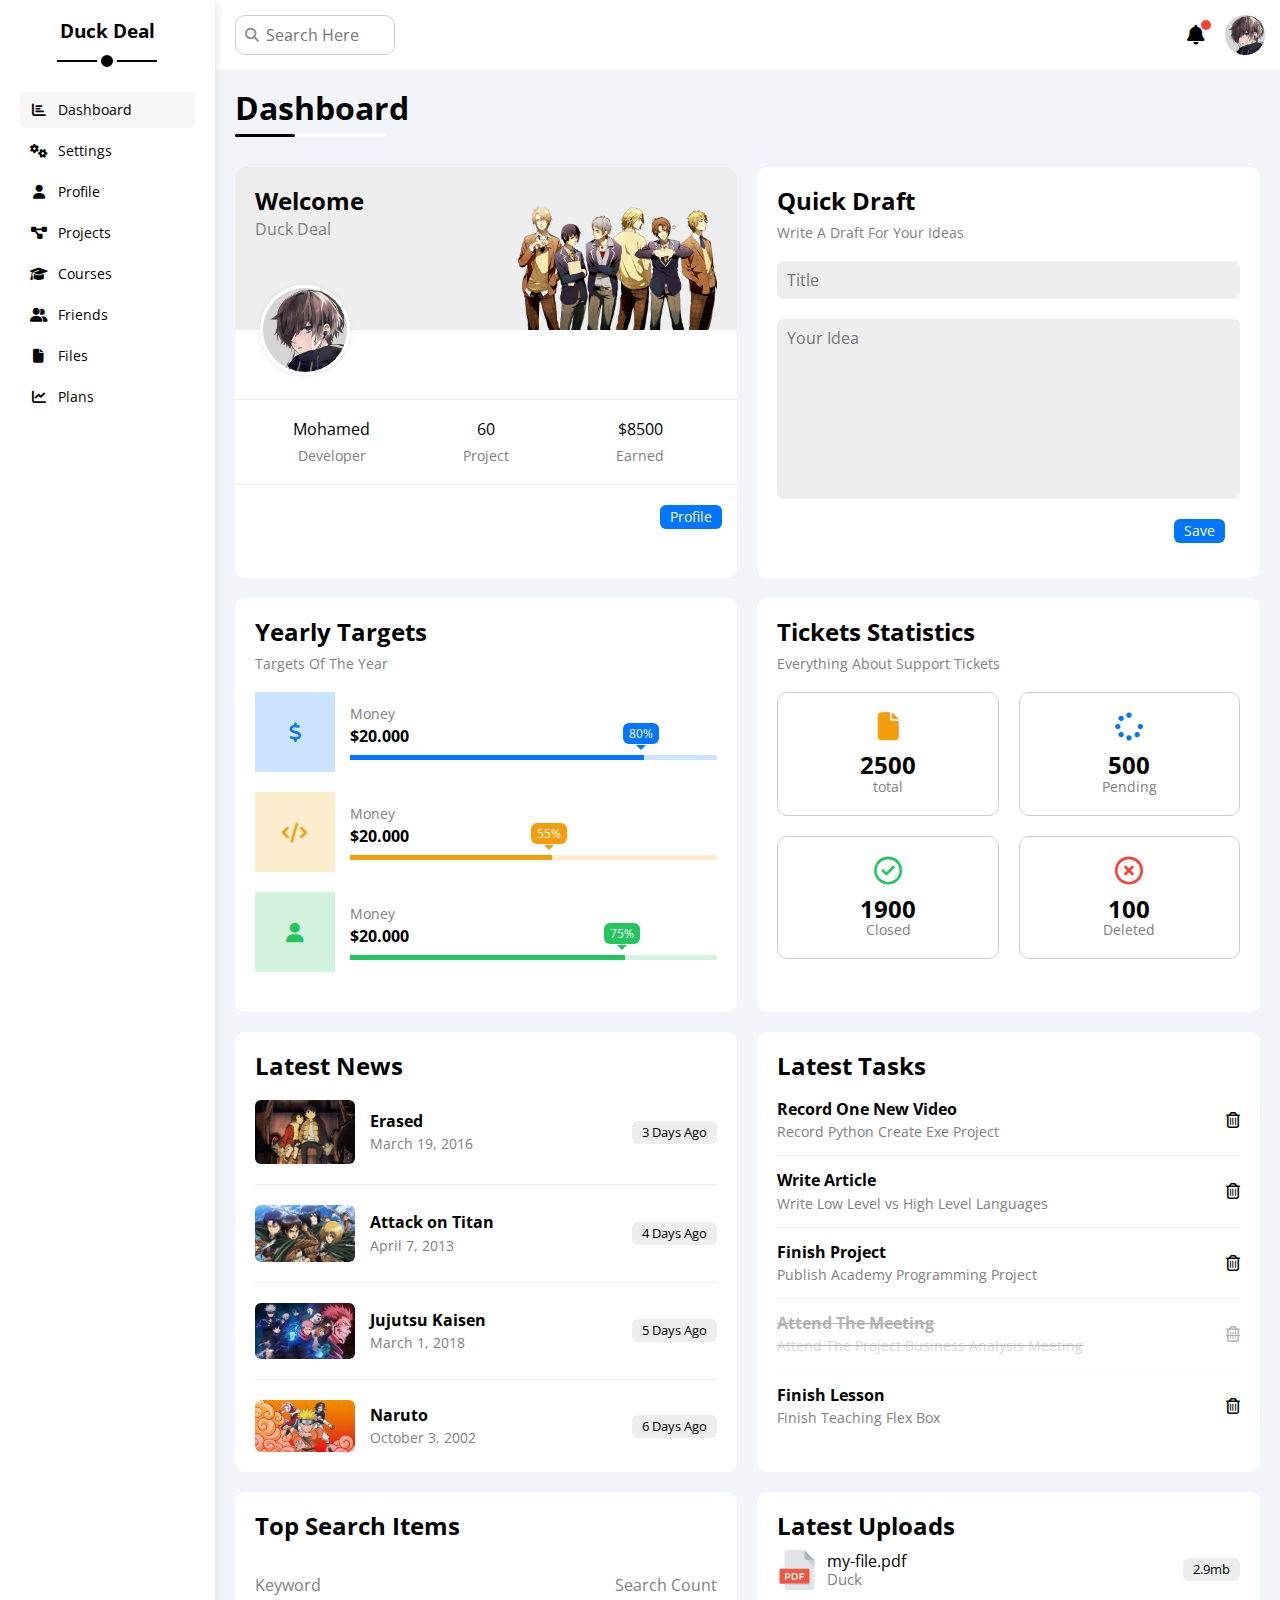
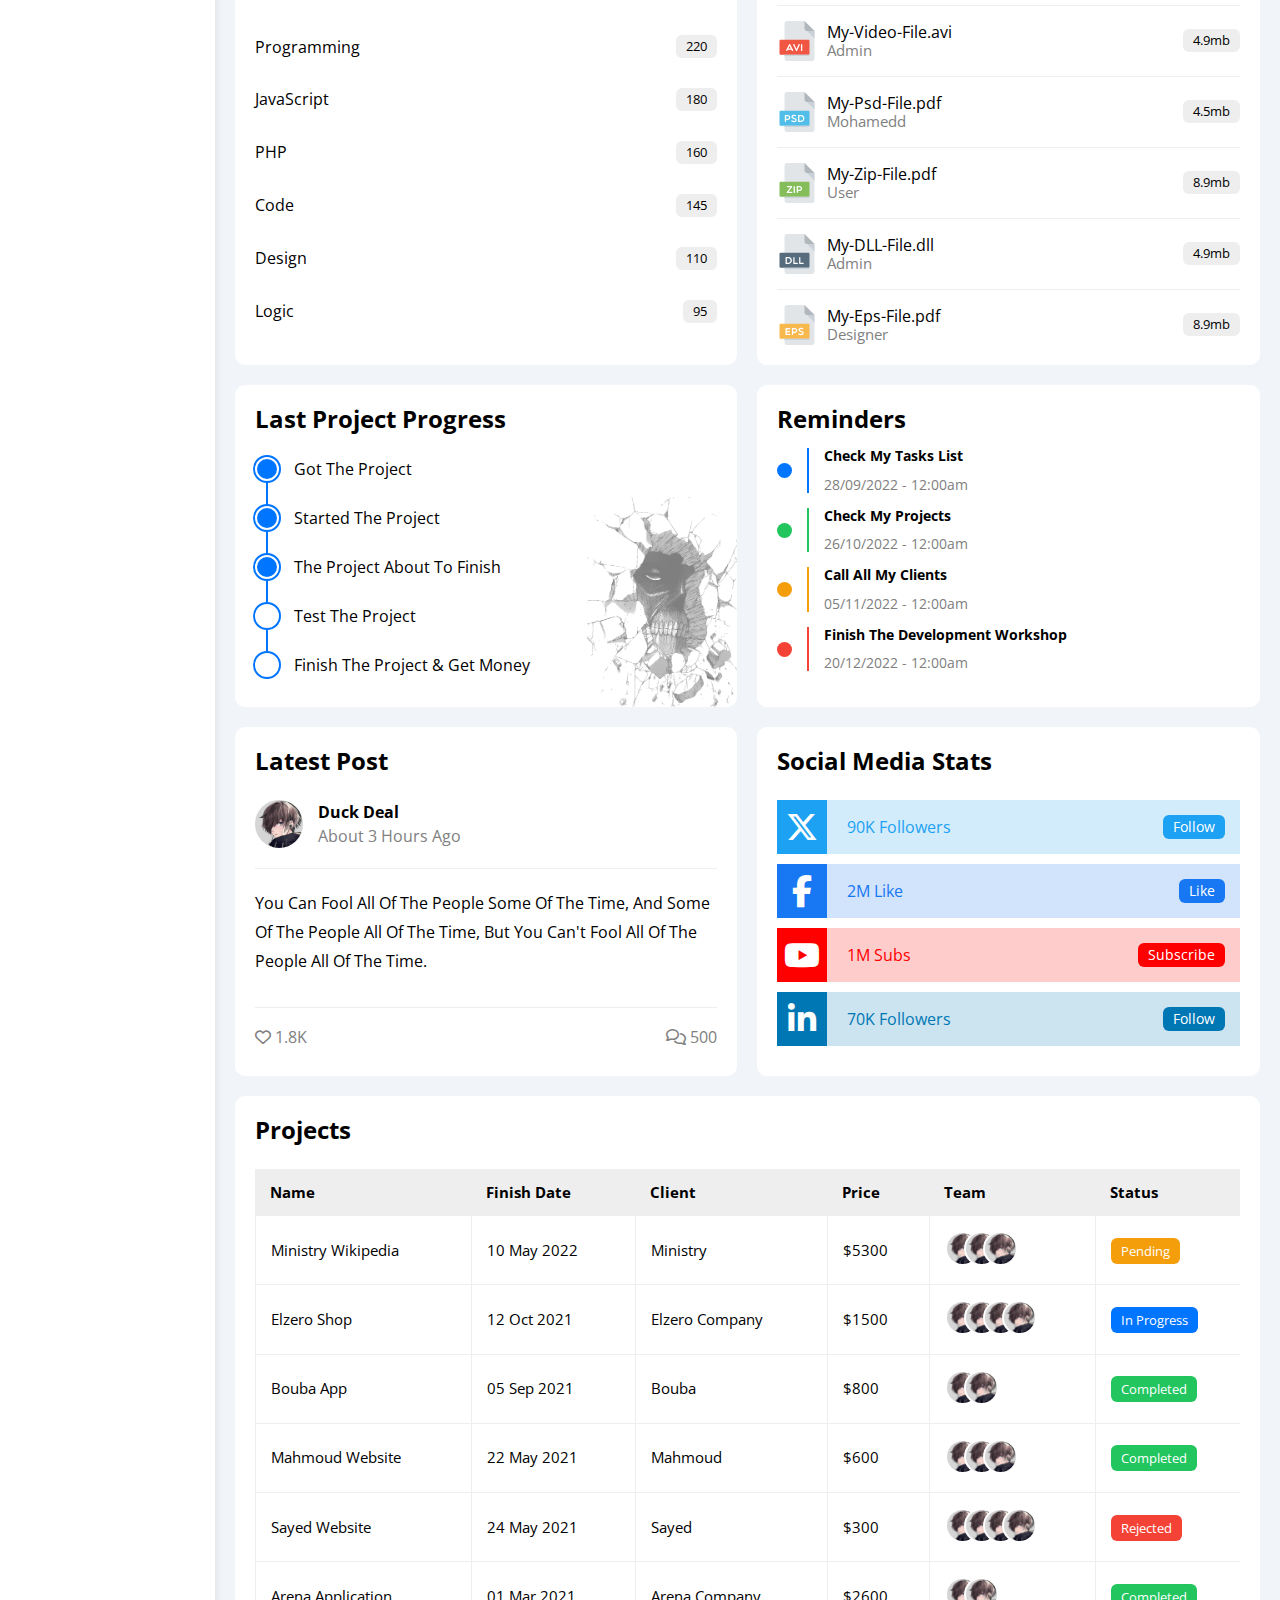
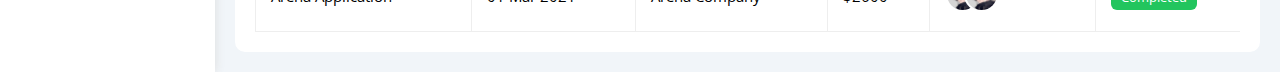
<file: index.html>
<!DOCTYPE html>
<html lang="en">
    <head>
        <meta charset="UTF-8">
        <meta name="viewport" content="width=device-width, initial-scale=1.0">
        <title>Duckboard</title>
        <!-- font awesome -->
        <link rel="stylesheet" href="css/all.min.css">
        <!-- normalize -->
        <link rel="stylesheet" href="css/normalize.css">
        <!-- main Css -->
        <link rel="stylesheet" href="css/framework.css">
        <link rel="stylesheet" href="css/master.css">
        <!-- google fonts "Open Sans" -->
        <link rel="preconnect" href="https://fonts.googleapis.com" />
        <link rel="preconnect" href="https://fonts.gstatic.com" crossorigin />
        <link href="https://fonts.googleapis.com/css2?family=Open+Sans:wght@300;500&display=swap" rel="stylesheet" />
    </head>
    <body>
        <div class="page d-flex">
            <div class="sidebar bg-white p-20 p-relative">
                <h3 class="p-relative txt-c mt-0">Duck Deal</h3>
                <ul>
                    <li>
                        <a class="active d-flex align-center fs-14 c-black red-6 p-10" href="index.html">
                            <i class="fa-solid fa-chart-bar fa-fw"></i>
                            <span>Dashboard</span>
                        </a>
                    </li>

                    <li>
                        <a class="d-flex align-center fs-14 c-black red-6 p-10" href="settings.html">
                            <i class="fa-solid fa-gears fa-fw"></i>
                            <span>Settings</span>
                        </a>
                    </li>

                    <li>
                        <a class="d-flex align-center fs-14 c-black red-6 p-10" href="profile.html">
                            <i class="fa-solid fa-user fa-fw"></i>
                            <span>Profile</span>
                        </a>
                    </li>

                    <li>
                        <a class="d-flex align-center fs-14 c-black red-6 p-10" href="projects.html">
                            <i class="fa-solid fa-diagram-project fa-fw"></i>
                            <span>Projects</span>
                        </a>
                    </li>

                    <li>
                        <a class="d-flex align-center fs-14 c-black red-6 p-10" href="courses.html">
                            <i class="fa-solid fa-graduation-cap fa-fw"></i>
                            <span>Courses</span>
                        </a>
                    </li>

                    <li>
                        <a class="d-flex align-center fs-14 c-black red-6 p-10" href="friends.html">
                            <i class="fa-solid fa-user-group fa-fw"></i>
                            <span>Friends</span>
                        </a>
                    </li>

                    <li>
                        <a class="d-flex align-center fs-14 c-black red-6 p-10" href="files.html">
                            <i class="fa-solid fa-file fa-fw"></i>
                            <span>Files</span>
                        </a>
                    </li>

                    <li>
                        <a class="d-flex align-center fs-14 c-black red-6 p-10" href="plans.html">
                            <i class="fa-solid fa-chart-line fa-fw"></i>
                            <span>Plans</span>
                        </a>
                    </li>
                </ul>
            </div>

            <div class="content w-full">
                <!-- start head -->
                <div class="head bg-white p-15 between-flex">
                    <div class="search p-relative">
                        <input class="p-10" type="search" placeholder="Search Here">
                    </div>
                    <div class="icon d-flex align-center">
                        <span class="notification p-relative">
                            <i class="fa-solid fa-bell fa-lg"></i>
                        </span>
                        <img src="img/profile img.jpg" alt="">
                    </div>
                </div>
                <!-- end head -->
                
                <!-- Start Hader -->
                <h1 class="p-relative">Dashboard</h1>
                <!-- End Header -->
                <div class="wrapper d-grid gap-20">
                    <!-- Start Welcome Widget -->
                    <div class="welcome bg-white red-10 txt-c-mobile block-mobile">
                        <div class="intro d-flex p-20 bg-eee space-between">
                            <div>
                                <h2 class="m-0">Welcome</h2>
                                <p class="c-gray mt-5">Duck Deal</p>
                            </div>

                            <img class="hide-mobile" src="img/group.png" alt="">
                        </div>
                        <img class="avatar" src="img/profile img.jpg" alt="">
                        <div class="body txt-c d-flex p-20 mt-20 mb-20 block-mobile">
                            <div>Mohamed<span class="d-block c-gray fs-14 mt-10">Developer</span></div>
                            <div>60<span class="d-block c-gray fs-14 mt-10">Project</span></div>
                            <div>$8500<span class="d-block c-gray fs-14 mt-10">Earned</span></div>
                        </div>
                        <a href="profile.html" class="visit d-block fs-14 bg-blue c-white w-fit btn-shape">Profile</a>
                    </div>
                    <!-- End Welcome Widget -->
                    
                    <!-- Start Quick Draft Widget -->
                    <div class="quick-draft bg-white red-10 p-20">
                        <h2 class="mt-0 mb-10">Quick Draft</h2>
                        <p class="mt-0 mb-20 c-gray fs-14">Write A Draft For Your Ideas</p>
                        <form actio n="">
                            <input class="d-block mb-20 w-full p-10 bg-eee red-6 b-none" type="text" placeholder="Title">
                            <textarea class="d-block mb-20 w-full p-10 bg-eee red-6 b-none" placeholder="Your Idea"></textarea>
                            <input class="save d-block fs-14 bg-blue c-white b-none w-fit btn-shape" type="submit" value="Save">
                        </form>
                    </div>
                    <!-- End Quick Draft Widget -->

                    <!-- Start Target Widget -->
                    <div class="target bg-white red-10 p-20">
                        <h2 class="mt-0 mb-10">Yearly Targets</h2>
                        <p class="mt-0 mb-20 c-gray fs-14">Targets Of The Year</p>
                        <div class="target-row mb-20 blue d-flex align-center">
                            <div class="icon center-flex">
                                <i class="fa-solid fa-dollar-sign fa-lg c-blue"></i>
                            </div>
                            <div class="details">
                                <span class="fs-14 c-gray">Money</span>
                                <span class="d-block mt-5 mb-10 fw-bold">$20.000</span>
                                <div class="progress bg-blue blue p-relative">
                                    <span class="bg-blue blue" style="width: 80%;">
                                        <span class="bg-blue">80%</span>
                                    </span>
                                </div>
                            </div>
                        </div>
                        <div class="target-row mb-20 orange d-flex align-center">
                            <div class="icon center-flex">
                                <i class="fa-solid fa-code fa-lg c-orange"></i>
                            </div>
                            <div class="details">
                                <span class="fs-14 c-gray">Money</span>
                                <span class="d-block mt-5 mb-10 fw-bold">$20.000</span>
                                <div class="progress bg-orange orange p-relative">
                                    <span class="bg-orange orange" style="width: 55%;">
                                        <span class="bg-orange">55%</span>
                                    </span>
                                </div>
                            </div>
                        </div>
                        <div class="target-row mb-20 green d-flex align-center">
                            <div class="icon center-flex">
                                <i class="fa-solid fa-user fa-lg c-green"></i>
                            </div>
                            <div class="details">
                                <span class="fs-14 c-gray">Money</span>
                                <span class="d-block mt-5 mb-10 fw-bold">$20.000</span>
                                <div class="progress bg-green green p-relative">
                                    <span class="bg-green green" style="width: 75%;">
                                        <span class="bg-green">75%</span>
                                    </span>
                                </div>
                            </div>
                        </div>
                    </div>
                    <!-- End Target Widget -->
                    
                    <!-- Start Ticket Widget -->
                    <div class="ticket bg-white red-10 p-20">
                        <h2 class="mt-0 mb-10">Tickets Statistics</h2>
                        <p class="mt-0 mb-20 c-gray fs-14">Everything About Support Tickets</p>
                        <div class="d-flex gap-20 txt-c f-wrap">
                            <div class="box p-20 fs-14 c-gray red-10">
                                <i class="fa-solid fa-file fa-2x mb-10 c-orange"></i>
                                <span class="d-block fs-25 fw-bold c-black">2500</span>
                                total
                            </div>

                            <div class="box p-20 fs-14 c-gray red-10">
                                <i class="fa-solid fa-spinner fa-2x mb-10 c-blue"></i>
                                <span class="d-block fs-25 fw-bold c-black">500</span>
                                Pending
                            </div>

                            <div class="box p-20 fs-14 c-gray red-10">
                                <i class="fa-regular fa-circle-check fa-2x mb-10 c-green"></i>
                                <span class="d-block fs-25 fw-bold c-black">1900</span>
                                Closed
                            </div>

                            <div class="box p-20 fs-14 c-gray red-10">
                                <i class="fa-regular fa-circle-xmark fa-2x mb-10 c-red"></i>
                                <span class="d-block fs-25 fw-bold c-black">100</span>
                                Deleted
                            </div>
                        </div>
                    </div>
                    <!-- End Ticket Widget -->
                    
                    <!-- Start Latest News Widget -->
                    <div class="news bg-white red-10 p-20 txt-c-mobile">
                        <h2 class="mt-0 mb-20">Latest News</h2>
                        <div class="new-row d-flex align-center">
                            <img class="mr-15 w-100 red-6" src="img/new1.jpg" alt="">
                            <div class="info">
                                <h3 class="mt-0 mb-6 fs-16">Erased</h3>
                                <p class="m-0 c-gray fs-14">March 19, 2016</p>
                            </div>
                            <div class="lable btn-shape bg-eee fs-13">3 Days Ago</div>
                        </div>

                        <div class="new-row d-flex align-center">
                            <img class="mr-15 w-100 red-6" src="img/new2.jpg" alt="">
                            <div class="info">
                                <h3 class="mt-0 mb-6 fs-16">Attack on Titan</h3>
                                <p class="m-0 c-gray fs-14">April 7, 2013</p>
                            </div>
                            <div class="lable btn-shape bg-eee fs-13">4 Days Ago</div>
                        </div>

                        <div class="new-row d-flex align-center">
                            <img class="mr-15 w-100 red-6" src="img/new3.webp" alt="">
                            <div class="info">
                                <h3 class="mt-0 mb-6 fs-16">Jujutsu Kaisen</h3>
                                <p class="m-0 c-gray fs-14">March 1, 2018</p>
                            </div>
                            <div class="lable btn-shape bg-eee fs-13">5 Days Ago</div>
                        </div>

                        <div class="new-row d-flex align-center">
                            <img class="mr-15 w-100 red-6" src="img/new4.jpg" alt="">
                            <div class="info">
                                <h3 class="mt-0 mb-6 fs-16">Naruto</h3>
                                <p class="m-0 c-gray fs-14">October 3, 2002</p>
                            </div>
                            <div class="lable btn-shape bg-eee fs-13">6 Days Ago</div>
                        </div>
                    </div>
                    <!-- End Latest News Widget -->

                    <!-- Start Tasks Widget -->
                    <div class="tasks bg-white red-10 p-20">
                        <h2 class="mt-0 mb-20">Latest Tasks</h2>
                        <div class="task-row between-flex">
                            <div class="info">
                                <h3 class="mt-0 mb-6 fs-16">Record One New Video</h3>
                                <p class="m-0 c-gray fs-14">Record Python Create Exe Project</p>
                            </div>
                            <i class="fa-regular fa-trash-can delete"></i>
                        </div>

                        <div class="task-row between-flex">
                            <div class="info">
                                <h3 class="mt-0 mb-6 fs-16">Write Article</h3>
                                <p class="m-0 c-gray fs-14">Write Low Level vs High Level Languages</p>
                            </div>
                            <i class="fa-regular fa-trash-can delete"></i>
                        </div>

                        <div class="task-row between-flex">
                            <div class="info">
                                <h3 class="mt-0 mb-6 fs-16">Finish Project</h3>
                                <p class="m-0 c-gray fs-14">Publish Academy Programming Project</p>
                            </div>
                            <i class="fa-regular fa-trash-can delete"></i>
                        </div>

                        <div class="task-row between-flex done">
                            <div class="info">
                                <h3 class="mt-0 mb-6 fs-16">Attend The Meeting</h3>
                                <p class="m-0 c-gray fs-14">Attend The Project Business Analysis Meeting</p>
                            </div>
                            <i class="fa-regular fa-trash-can delete"></i>
                        </div>

                        <div class="task-row between-flex">
                            <div class="info">
                                <h3 class="mt-0 mb-6 fs-16">Finish Lesson</h3>
                                <p class="m-0 c-gray fs-14">Finish Teaching Flex Box</p>
                            </div>
                            <i class="fa-regular fa-trash-can delete"></i>
                        </div>
                    </div>
                    <!-- End Tasks Widget -->

                    <!-- Start Top Search Items Widget -->
                    <div class="items bg-white p-20 red-10">
                        <h2 class="mt-0 mb-20">Top Search Items</h2>
                        <div class="mt-0 mb-10 c-gray between-flex">
                            <p>Keyword</p>
                            <p>Search Count</p>
                        </div>
                        
                        <div class="item-row between-flex pt-15 pb-15">
                            <span>Programming</span>
                            <span class="btn-shape bg-eee fs-13">220</span>
                        </div>

                        <div class="item-row between-flex pt-15 pb-15">
                            <span>JavaScript</span>
                            <span class="btn-shape bg-eee fs-13">180</span>
                        </div>

                        <div class="item-row between-flex pt-15 pb-15">
                            <span>PHP</span>
                            <span class="btn-shape bg-eee fs-13">160</span>
                        </div>

                        <div class="item-row between-flex pt-15 pb-15">
                            <span>Code</span>
                            <span class="btn-shape bg-eee fs-13">145</span>
                        </div>

                        <div class="item-row between-flex pt-15 pb-15">
                            <span>Design</span>
                            <span class="btn-shape bg-eee fs-13">110</span>
                        </div>

                        <div class="item-row between-flex pt-15 pb-15">
                            <span>Logic</span>
                            <span class="btn-shape bg-eee fs-13">95</span>
                        </div>
                    </div>
                    <!-- End Top Search Items Widget -->

                    <!-- Start Latest Uploads Widget -->
                    <div class="uploads bg-white p-20 red-10">
                        <h2 class="mt-0 mb-10">Latest Uploads</h2>

                        <div class="uploads-row d-flex align-center">
                            <img class="w-40 mr-10" src="img/file/pdf.svg" alt="">
                            <div class="info">
                                <span class="d-block">my-file.pdf</span>
                                <span class="c-gray fs-15">Duck</span>
                            </div>
                            <div class="size btn-shape bg-eee fs-13">2.9mb</div>
                        </div>

                        <div class="uploads-row d-flex align-center">
                            <img class="w-40 mr-10" src="img/file/avi.svg" alt="">
                            <div class="info">
                                <span class="d-block">My-Video-File.avi</span>
                                <span class="c-gray fs-15">Admin</span>
                            </div>
                            <div class="size btn-shape bg-eee fs-13">4.9mb</div>
                        </div>

                        <div class="uploads-row d-flex align-center">
                            <img class="w-40 mr-10" src="img/file/psd.svg" alt="">
                            <div class="info">
                                <span class="d-block">My-Psd-File.pdf</span>
                                <span class="c-gray fs-15">Mohamedd</span>
                            </div>
                            <div class="size btn-shape bg-eee fs-13">4.5mb</div>
                        </div>

                        <div class="uploads-row d-flex align-center">
                            <img class="w-40 mr-10" src="img/file/zip.svg" alt="">
                            <div class="info">
                                <span class="d-block">My-Zip-File.pdf</span>
                                <span class="c-gray fs-15">User</span>
                            </div>
                            <div class="size btn-shape bg-eee fs-13">8.9mb</div>
                        </div>

                        <div class="uploads-row d-flex align-center">
                            <img class="w-40 mr-10" src="img/file/dll.svg" alt="">
                            <div class="info">
                                <span class="d-block">My-DLL-File.dll</span>
                                <span class="c-gray fs-15">Admin</span>
                            </div>
                            <div class="size btn-shape bg-eee fs-13">4.9mb</div>
                        </div>

                        <div class="uploads-row d-flex align-center">
                            <img class="w-40 mr-10" src="img/file/eps.svg" alt="">
                            <div class="info">
                                <span class="d-block">My-Eps-File.pdf</span>
                                <span class="c-gray fs-15">Designer</span>
                            </div>
                            <div class="size btn-shape bg-eee fs-13">8.9mb</div>
                        </div>
                    </div>
                    <!-- End Latest Uploads Widget -->
                    
                    <!-- Start Last Project Progress Widget -->
                    <div class="progress bg-white p-20 red-10 p-relative">
                        <h2 class="mt-0 mb-10">Last Project Progress</h2>
                        <ul class="m-0 p-relative">
                            <li class="mt-25 d-flex align-center done">Got The Project</li>
                            <li class="mt-25 d-flex align-center done">Started The Project</li>
                            <li class="mt-25 d-flex align-center done">The Project About To Finish</li>
                            <li class="mt-25 d-flex align-center current">Test The Project</li>
                            <li class="mt-25 d-flex align-center">Finish The Project & Get Money</li>
                        </ul>
                        <img class="wall-img hide-mobile" src="img/last-project.png" alt="">
                    </div>
                    <!-- End Last Project Progress Widget -->

                    <!-- Start Reminders Widget -->
                    <div class="reminders bg-white p-20 red-10 p-relative">
                        <h2 class="mt-0 mb-10">Reminders</h2>
                        <ul>
                            <li class="d-flex align-center mt-15">
                                <span class="key mr-15 bg-blue w-15 h-15 half-red"></span>
                                <div class="pl-15 blue">
                                    <p class="fw-bold fs-14 mt-0 mb-10">Check My Tasks List</p>
                                    <span class="fs-14 c-gray">28/09/2022 - 12:00am</span>
                                </div>
                            </li>
                            
                            <li class="d-flex align-center mt-15">
                                <span class="key mr-15 bg-green w-15 h-15 half-red"></span>
                                <div class="pl-15 green">
                                    <p class="fw-bold fs-14 mt-0 mb-10">Check My Projects</p>
                                    <span class="fs-14 c-gray">26/10/2022 - 12:00am</span>
                                </div>
                            </li>

                            <li class="d-flex align-center mt-15">
                                <span class="key mr-15 bg-orange w-15 h-15 half-red"></span>
                                <div class="pl-15 orange">
                                    <p class="fw-bold fs-14 mt-0 mb-10">Call All My Clients</p>
                                    <span class="fs-14 c-gray">05/11/2022 - 12:00am</span>
                                </div>
                            </li>

                            <li class="d-flex align-center mt-15">
                                <span class="key mr-15 bg-red w-15 h-15 half-red"></span>
                                <div class="pl-15 red">
                                    <p class="fw-bold fs-14 mt-0 mb-10">Finish The Development Workshop</p>
                                    <span class="fs-14 c-gray">20/12/2022 - 12:00am</span>
                                </div>
                            </li>
                        </ul>
                    </div>
                    <!-- End Reminders Widget -->

                    <!-- Start Latest Post Widget -->
                    <div class="post bg-white p-20 red-10 p-relative">
                        <h2 class="mt-0 mb-25">Latest Post</h2>
                        <div class="head d-flex align-center">
                            <img class="avatar mr-15 half-red" src="img/profile img.jpg" alt="">
                            <div class="info">
                                <span class="d-block mb-5 fw-bold">Duck Deal</span>
                                <span class="c-gray">About 3 Hours Ago</span>
                            </div>
                        </div>
                        <div class="text mt-20 mb-20 pt-20 pb-20 txt-c-mobile">
                            You can fool all of the people some of the time, 
                            and some of the people all of the time, but you can't 
                            fool all of the people all of the time.
                        </div>
                        <div class="views between-flex c-gray">
                            <div class="love">
                                <i class="fa-regular fa-heart"></i>
                                <span>1.8K</span>
                            </div>
                            <div class="comment">
                                <i class="fa-regular fa-comments"></i>
                                <span>500</span>
                            </div>
                        </div>
                    </div>
                    <!-- End Latest Post Widget -->

                    <!-- Start Social Media Stats Widget -->
                    <div class="media bg-white p-20 red-10">
                        <h2 class="mt-0 mb-25">Social Media Stats</h2>
                        
                        <div class="box twitter mt-0 between-flex mb-10 p-15 p-relative">
                            <div class="d-flex align-center">
                                <i class="fa-brands fa-x-twitter fa-2x c-white center-flex h-full"></i>
                                <span>90K Followers</span>
                            </div>
                            <a class="btn-shape fs-14 c-white" href="#">Follow</a>
                        </div>
                        <div class="box face mt-0 between-flex mb-10 p-15 p-relative">
                            <div class="d-flex align-center">
                                <i class="fa-brands fa-facebook-f fa-2x c-white center-flex h-full"></i>
                                <span>2M Like</span>
                            </div>
                            <a class="btn-shape fs-14 c-white" href="#">Like</a>
                        </div>
                        <div class="box youtube mt-0 between-flex mb-10 p-15 p-relative">
                            <div class="d-flex align-center">
                                <i class="fa-brands fa-youtube fa-2x c-white center-flex h-full"></i>
                                <span>1M Subs</span>
                            </div>
                            <a class="btn-shape fs-14 c-white" href="#">Subscribe</a>
                        </div>
                        <div class="box linkedin mt-0 between-flex mb-10 p-15 p-relative">
                            <div class="d-flex align-center">
                                <i class="fa-brands fa-linkedin-in fa-2x c-white center-flex h-full"></i>
                                <span>70K Followers</span>
                            </div>
                            <a class="btn-shape fs-14 c-white" href="#">Follow</a>
                        </div>
                    </div>
                    <!-- End Social Media Stats Widget -->



                </div>

                <!-- Start Project Table -->
                <div class="project p-20 bg-white red-10 m-20">
                    <h2 class="mt-0 mb-25">Projects</h2>

                    <div class="res-table">
                        <table class="fs-15 w-full">
                            <thead>
                                <tr>
                                    <td>Name</td>
                                    <td>Finish Date	</td>
                                    <td>Client</td>
                                    <td>Price</td>
                                    <td>Team</td>
                                    <td>Status</td>
                                </tr>
                            </thead>
                            <tbody>
                                <tr>
                                    <td>Ministry Wikipedia</td>
                                    <td>10 May 2022</td>
                                    <td>Ministry</td>
                                    <td>$5300</td>
                                    <td>
                                        <img src="img/profile img.jpg" alt="">
                                        <img src="img/profile img.jpg" alt="">
                                        <img src="img/profile img.jpg" alt="">
                                    </td>
                                    <td>
                                        <span class="lable bg-orange c-white btn-shape fs-13">Pending</span>
                                    </td>
                                </tr>
                                <tr>
                                    <td>Elzero Shop</td>
                                    <td>12 Oct 2021</td>
                                    <td>Elzero Company</td>
                                    <td>$1500</td>
                                    <td>
                                        <img src="img/profile img.jpg" alt="">
                                        <img src="img/profile img.jpg" alt="">
                                        <img src="img/profile img.jpg" alt="">
                                        <img src="img/profile img.jpg" alt="">
                                    </td>
                                    <td>
                                        <span class="lable bg-blue c-white btn-shape fs-13">In Progress</span>
                                    </td>
                                </tr>
                                <tr>
                                    <td>Bouba App</td>
                                    <td>05 Sep 2021</td>
                                    <td>Bouba</td>
                                    <td>$800</td>
                                    <td>
                                        <img src="img/profile img.jpg" alt="">
                                        <img src="img/profile img.jpg" alt="">
                                    </td>
                                    <td>
                                        <span class="lable bg-green c-white btn-shape fs-13">Completed</span>
                                    </td>
                                </tr>
                                <tr>
                                    <td>Mahmoud Website</td>
                                    <td>22 May 2021</td>
                                    <td>Mahmoud</td>
                                    <td>$600</td>
                                    <td>
                                        <img src="img/profile img.jpg" alt="">
                                        <img src="img/profile img.jpg" alt="">
                                        <img src="img/profile img.jpg" alt="">
                                    </td>
                                    <td>
                                        <span class="lable bg-green c-white btn-shape fs-13">Completed</span>
                                    </td>
                                </tr>
                                <tr>
                                    <td>Sayed Website</td>
                                    <td>24 May 2021</td>
                                    <td>Sayed</td>
                                    <td>$300</td>
                                    <td>
                                        <img src="img/profile img.jpg" alt="">
                                        <img src="img/profile img.jpg" alt="">
                                        <img src="img/profile img.jpg" alt="">
                                        <img src="img/profile img.jpg" alt="">
                                    </td>
                                    <td>
                                        <span class="lable bg-red c-white btn-shape fs-13">Rejected</span>
                                    </td>
                                </tr>
                                <tr>
                                    <td>Arena Application</td>
                                    <td>01 Mar 2021</td>
                                    <td>Arena Company</td>
                                    <td>$2600</td>
                                    <td>
                                        <img src="img/profile img.jpg" alt="">
                                        <img src="img/profile img.jpg" alt="">
                                    </td>
                                    <td>
                                        <span class="lable bg-green c-white btn-shape fs-13">Completed</span>
                                    </td>
                                </tr>
                            </tbody>
                        </table>
                    </div>
                </div>
                <!-- End Project Table -->
            </div>
        </div>
    </body>
</html>
</file>
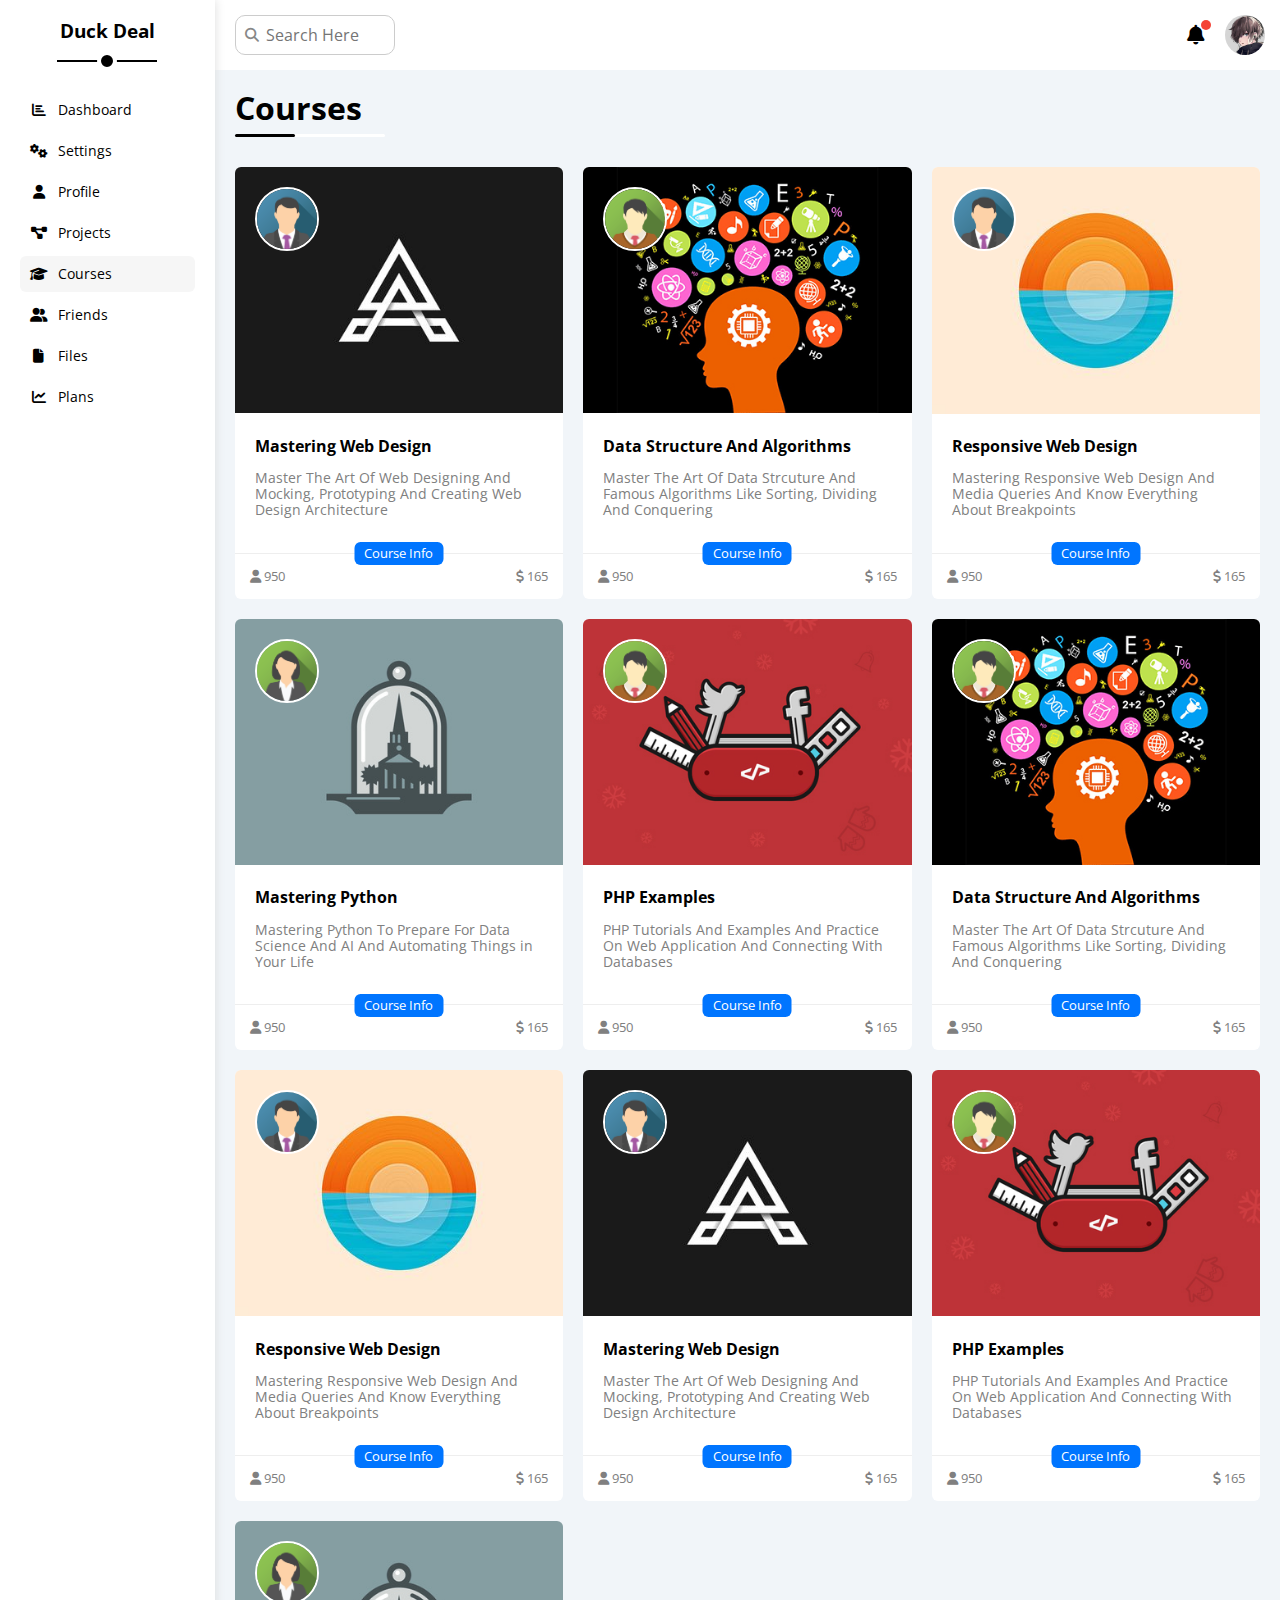
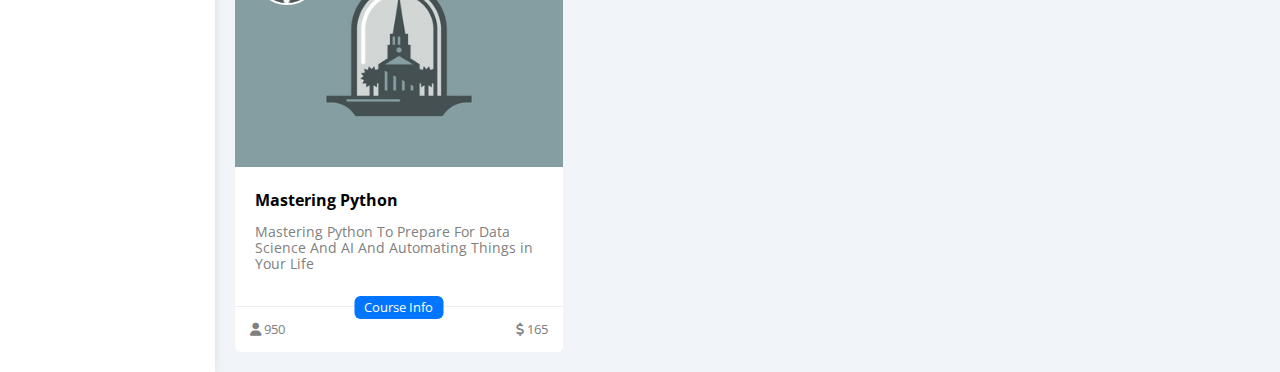
<file: courses.html>
<!DOCTYPE html>
<html lang="en">
    <head>
        <meta charset="UTF-8">
        <meta name="viewport" content="width=device-width, initial-scale=1.0">
        <title>courses</title>
        <!-- font awesome -->
        <link rel="stylesheet" href="css/all.min.css">
        <!-- normalize -->
        <link rel="stylesheet" href="css/normalize.css">
        <!-- main Css -->
        <link rel="stylesheet" href="css/framework.css">
        <link rel="stylesheet" href="css/master.css">
        <!-- google fonts "Open Sans" -->
        <link rel="preconnect" href="https://fonts.googleapis.com" />
        <link rel="preconnect" href="https://fonts.gstatic.com" crossorigin />
        <link href="https://fonts.googleapis.com/css2?family=Open+Sans:wght@300;500&display=swap" rel="stylesheet" />
    </head>
    <body>
        <div class="page d-flex">
            <div class="sidebar bg-white p-20 p-relative">
                <h3 class="p-relative txt-c mt-0">Duck Deal</h3>
                <ul>
                    <li>
                        <a class="d-flex align-center fs-14 c-black red-6 p-10" href="index.html">
                            <i class="fa-solid fa-chart-bar fa-fw"></i>
                            <span>Dashboard</span>
                        </a>
                    </li>

                    <li>
                        <a class="d-flex align-center fs-14 c-black red-6 p-10" href="settings.html">
                            <i class="fa-solid fa-gears fa-fw"></i>
                            <span>Settings</span>
                        </a>
                    </li>

                    <li>
                        <a class="d-flex align-center fs-14 c-black red-6 p-10" href="profile.html">
                            <i class="fa-solid fa-user fa-fw"></i>
                            <span>Profile</span>
                        </a>
                    </li>

                    <li>
                        <a class="d-flex align-center fs-14 c-black red-6 p-10" href="projects.html">
                            <i class="fa-solid fa-diagram-project fa-fw"></i>
                            <span>Projects</span>
                        </a>
                    </li>

                    <li>
                        <a class="active d-flex align-center fs-14 c-black red-6 p-10" href="courses.html">
                            <i class="fa-solid fa-graduation-cap fa-fw"></i>
                            <span>Courses</span>
                        </a>
                    </li>

                    <li>
                        <a class="d-flex align-center fs-14 c-black red-6 p-10" href="friends.html">
                            <i class="fa-solid fa-user-group fa-fw"></i>
                            <span>Friends</span>
                        </a>
                    </li>

                    <li>
                        <a class="d-flex align-center fs-14 c-black red-6 p-10" href="files.html">
                            <i class="fa-solid fa-file fa-fw"></i>
                            <span>Files</span>
                        </a>
                    </li>

                    <li>
                        <a class="d-flex align-center fs-14 c-black red-6 p-10" href="plans.html">
                            <i class="fa-solid fa-chart-line fa-fw"></i>
                            <span>Plans</span>
                        </a>
                    </li>
                </ul>
            </div>

            <div class="content w-full">
                <!-- start head -->
                <div class="head bg-white p-15 between-flex">
                    <div class="search p-relative">
                        <input class="p-10" type="search" placeholder="Search Here">
                    </div>
                    <div class="icon d-flex align-center">
                        <span class="notification p-relative">
                            <i class="fa-solid fa-bell fa-lg"></i>
                        </span>
                        <img src="img/profile img.jpg" alt="">
                    </div>
                </div>
                <!-- end head -->
                
                <!-- Start Hader -->
                <h1 class="p-relative">Courses</h1>
                <!-- End Header -->
                
                <!-- Start courses -->
                <div class="courses m-20 d-grid gap-20">
                    <div class="box bg-white red-6 p-relative">
                        <img class="cover" src="img/courses/course-01.jpg" alt="">
                        <img class="inst" src="img/courses/team-01.png" alt="">
                        <div class="p-20">
                            <h4 class="m-0">Mastering Web Design</h4>
                            <p class="dis c-gray mt-15 fs-14">Master The Art Of Web Designing And Mocking, Prototyping And Creating Web Design Architecture</p>
                        </div>
                        <div class="info p-15 between-flex p-relative">
                            <span class="title bg-blue btn-shape c-white">Course Info</span>
                            <div class="c-gray">
                                <i class="fa-solid fa-user"></i>
                                950
                            </div>
                            <div class="c-gray">
                                <i class="fa-solid fa-dollar-sign"></i>
                                165
                            </div>
                        </div>
                    </div>
                    <div class="box bg-white red-6 p-relative">
                        <img class="cover" src="img/courses/course-02.jpg" alt="">
                        <img class="inst" src="img/courses/team-03.png" alt="">
                        <div class="p-20">
                            <h4 class="m-0">Data Structure And Algorithms</h4>
                            <p class="dis c-gray mt-15 fs-14">Master The Art Of Data Strcuture And Famous Algorithms Like Sorting, Dividing And Conquering</p>
                        </div>
                        <div class="info p-15 between-flex p-relative">
                            <span class="title bg-blue btn-shape c-white">Course Info</span>
                            <div class="c-gray">
                                <i class="fa-solid fa-user"></i>
                                950
                            </div>
                            <div class="c-gray">
                                <i class="fa-solid fa-dollar-sign"></i>
                                165
                            </div>
                        </div>
                    </div>
                    <div class="box bg-white red-6 p-relative">
                        <img class="cover" src="img/courses/course-03.jpg" alt="">
                        <img class="inst" src="img/courses/team-01.png" alt="">
                        <div class="p-20">
                            <h4 class="m-0">Responsive Web Design</h4>
                            <p class="dis c-gray mt-15 fs-14">Mastering Responsive Web Design And Media Queries And Know Everything About Breakpoints</p>
                        </div>
                        <div class="info p-15 between-flex p-relative">
                            <span class="title bg-blue btn-shape c-white">Course Info</span>
                            <div class="c-gray">
                                <i class="fa-solid fa-user"></i>
                                950
                            </div>
                            <div class="c-gray">
                                <i class="fa-solid fa-dollar-sign"></i>
                                165
                            </div>
                        </div>
                    </div>
                    <div class="box bg-white red-6 p-relative">
                        <img class="cover" src="img/courses/course-04.jpg" alt="">
                        <img class="inst" src="img/courses/team-02.png" alt="">
                        <div class="p-20">
                            <h4 class="m-0">Mastering Python</h4>
                            <p class="dis c-gray mt-15 fs-14">Mastering Python To Prepare For Data Science And AI And Automating Things in Your Life</p>
                        </div>
                        <div class="info p-15 between-flex p-relative">
                            <span class="title bg-blue btn-shape c-white">Course Info</span>
                            <div class="c-gray">
                                <i class="fa-solid fa-user"></i>
                                950
                            </div>
                            <div class="c-gray">
                                <i class="fa-solid fa-dollar-sign"></i>
                                165
                            </div>
                        </div>
                    </div>
                    <div class="box bg-white red-6 p-relative">
                        <img class="cover" src="img/courses/course-05.jpg" alt="">
                        <img class="inst" src="img/courses/team-03.png" alt="">
                        <div class="p-20">
                            <h4 class="m-0">PHP Examples</h4>
                            <p class="dis c-gray mt-15 fs-14">PHP Tutorials And Examples And Practice On Web Application And Connecting With Databases</p>
                        </div>
                        <div class="info p-15 between-flex p-relative">
                            <span class="title bg-blue btn-shape c-white">Course Info</span>
                            <div class="c-gray">
                                <i class="fa-solid fa-user"></i>
                                950
                            </div>
                            <div class="c-gray">
                                <i class="fa-solid fa-dollar-sign"></i>
                                165
                            </div>
                        </div>
                    </div>
                    <div class="box bg-white red-6 p-relative">
                        <img class="cover" src="img/courses/course-02.jpg" alt="">
                        <img class="inst" src="img/courses/team-03.png" alt="">
                        <div class="p-20">
                            <h4 class="m-0">Data Structure And Algorithms</h4>
                            <p class="dis c-gray mt-15 fs-14">Master The Art Of Data Strcuture And Famous Algorithms Like Sorting, Dividing And Conquering</p>
                        </div>
                        <div class="info p-15 between-flex p-relative">
                            <span class="title bg-blue btn-shape c-white">Course Info</span>
                            <div class="c-gray">
                                <i class="fa-solid fa-user"></i>
                                950
                            </div>
                            <div class="c-gray">
                                <i class="fa-solid fa-dollar-sign"></i>
                                165
                            </div>
                        </div>
                    </div>
                    <div class="box bg-white red-6 p-relative">
                        <img class="cover" src="img/courses/course-03.jpg" alt="">
                        <img class="inst" src="img/courses/team-01.png" alt="">
                        <div class="p-20">
                            <h4 class="m-0">Responsive Web Design</h4>
                            <p class="dis c-gray mt-15 fs-14">Mastering Responsive Web Design And Media Queries And Know Everything About Breakpoints</p>
                        </div>
                        <div class="info p-15 between-flex p-relative">
                            <span class="title bg-blue btn-shape c-white">Course Info</span>
                            <div class="c-gray">
                                <i class="fa-solid fa-user"></i>
                                950
                            </div>
                            <div class="c-gray">
                                <i class="fa-solid fa-dollar-sign"></i>
                                165
                            </div>
                        </div>
                    </div>
                    <div class="box bg-white red-6 p-relative">
                        <img class="cover" src="img/courses/course-01.jpg" alt="">
                        <img class="inst" src="img/courses/team-01.png" alt="">
                        <div class="p-20">
                            <h4 class="m-0">Mastering Web Design</h4>
                            <p class="dis c-gray mt-15 fs-14">Master The Art Of Web Designing And Mocking, Prototyping And Creating Web Design Architecture</p>
                        </div>
                        <div class="info p-15 between-flex p-relative">
                            <span class="title bg-blue btn-shape c-white">Course Info</span>
                            <div class="c-gray">
                                <i class="fa-solid fa-user"></i>
                                950
                            </div>
                            <div class="c-gray">
                                <i class="fa-solid fa-dollar-sign"></i>
                                165
                            </div>
                        </div>
                    </div>
                    <div class="box bg-white red-6 p-relative">
                        <img class="cover" src="img/courses/course-05.jpg" alt="">
                        <img class="inst" src="img/courses/team-03.png" alt="">
                        <div class="p-20">
                            <h4 class="m-0">PHP Examples</h4>
                            <p class="dis c-gray mt-15 fs-14">PHP Tutorials And Examples And Practice On Web Application And Connecting With Databases</p>
                        </div>
                        <div class="info p-15 between-flex p-relative">
                            <span class="title bg-blue btn-shape c-white">Course Info</span>
                            <div class="c-gray">
                                <i class="fa-solid fa-user"></i>
                                950
                            </div>
                            <div class="c-gray">
                                <i class="fa-solid fa-dollar-sign"></i>
                                165
                            </div>
                        </div>
                    </div>
                    <div class="box bg-white red-6 p-relative">
                        <img class="cover" src="img/courses/course-04.jpg" alt="">
                        <img class="inst" src="img/courses/team-02.png" alt="">
                        <div class="p-20">
                            <h4 class="m-0">Mastering Python</h4>
                            <p class="dis c-gray mt-15 fs-14">Mastering Python To Prepare For Data Science And AI And Automating Things in Your Life</p>
                        </div>
                        <div class="info p-15 between-flex p-relative">
                            <span class="title bg-blue btn-shape c-white">Course Info</span>
                            <div class="c-gray">
                                <i class="fa-solid fa-user"></i>
                                950
                            </div>
                            <div class="c-gray">
                                <i class="fa-solid fa-dollar-sign"></i>
                                165
                            </div>
                        </div>
                    </div>
                </div>
                <!-- End courses -->
            </div>
        </div>
    </body>
</html>

<!-- 
    <label>
        <input class="toggle-checkbox" type="checkbox" checked>
        <div class="toggle-switch"></div>
    </label>
-->
</file>
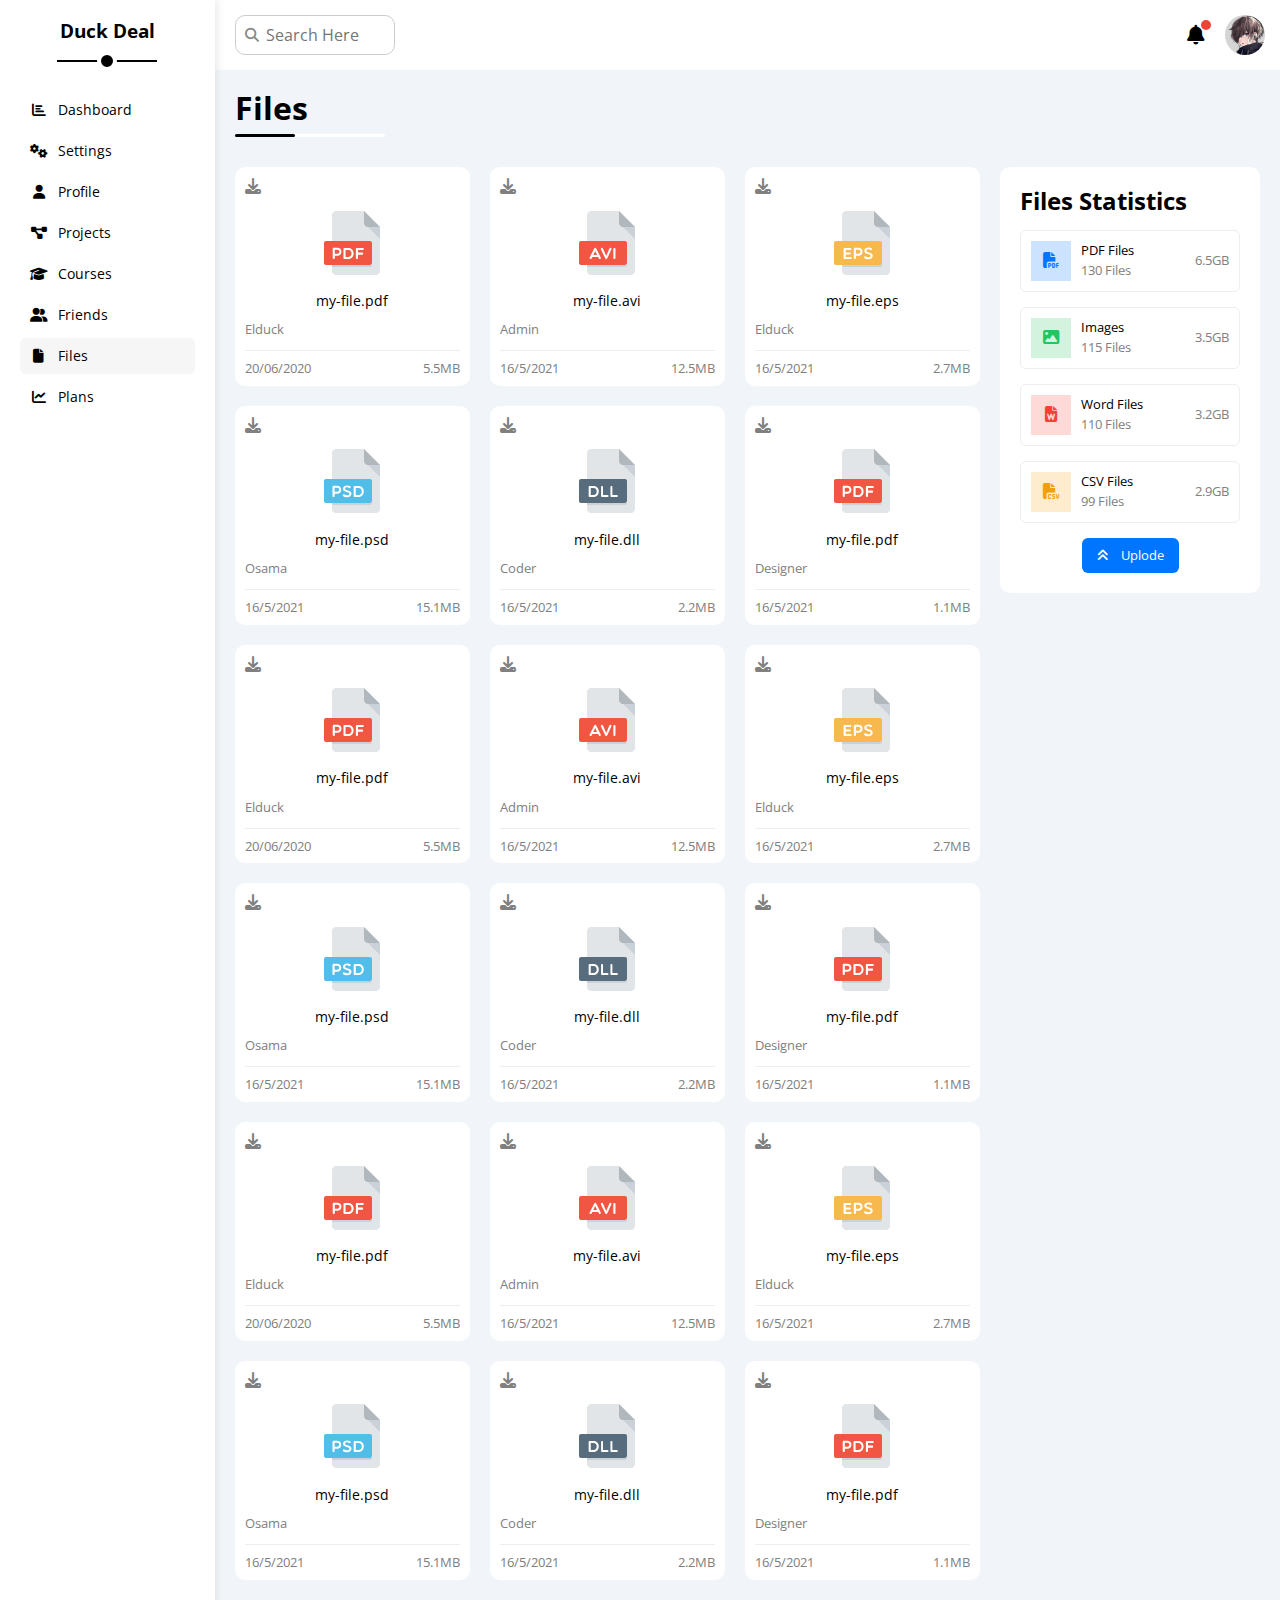
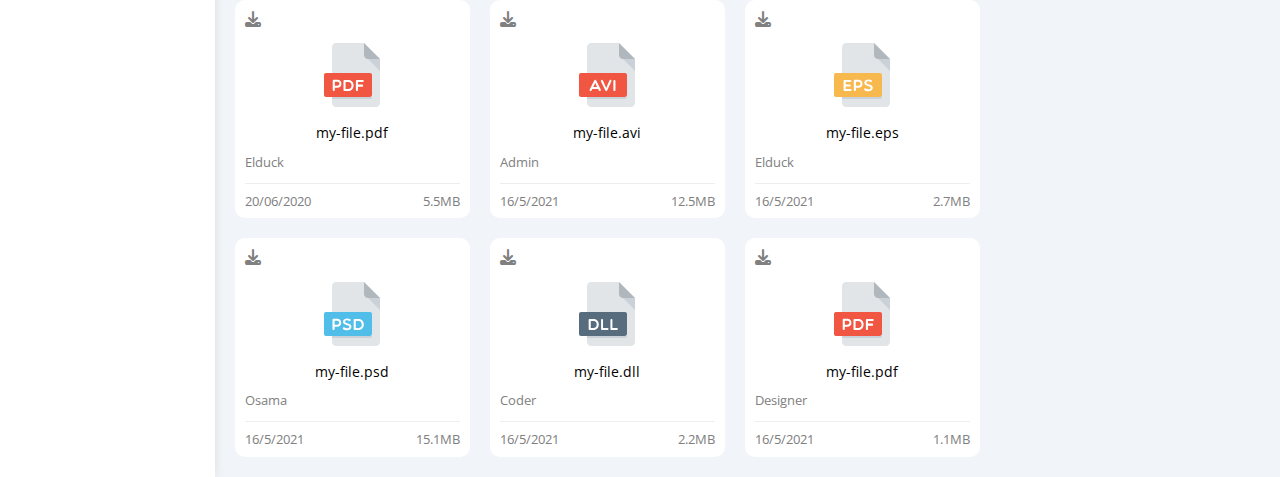
<file: files.html>
<!DOCTYPE html>
<html lang="en">
    <head>
        <meta charset="UTF-8">
        <meta name="viewport" content="width=device-width, initial-scale=1.0">
        <title>Files</title>
        <!-- font awesome -->
        <link rel="stylesheet" href="css/all.min.css">
        <!-- normalize -->
        <link rel="stylesheet" href="css/normalize.css">
        <!-- main Css -->
        <link rel="stylesheet" href="css/framework.css">
        <link rel="stylesheet" href="css/master.css">
        <!-- google fonts "Open Sans" -->
        <link rel="preconnect" href="https://fonts.googleapis.com" />
        <link rel="preconnect" href="https://fonts.gstatic.com" crossorigin />
        <link href="https://fonts.googleapis.com/css2?family=Open+Sans:wght@300;500&display=swap" rel="stylesheet" />
    </head>
    <body>
        <div class="page d-flex">
            <div class="sidebar bg-white p-20 p-relative">
                <h3 class="p-relative txt-c mt-0">Duck Deal</h3>
                <ul>
                    <li>
                        <a class="d-flex align-center fs-14 c-black red-6 p-10" href="index.html">
                            <i class="fa-solid fa-chart-bar fa-fw"></i>
                            <span>Dashboard</span>
                        </a>
                    </li>

                    <li>
                        <a class="d-flex align-center fs-14 c-black red-6 p-10" href="settings.html">
                            <i class="fa-solid fa-gears fa-fw"></i>
                            <span>Settings</span>
                        </a>
                    </li>

                    <li>
                        <a class="d-flex align-center fs-14 c-black red-6 p-10" href="profile.html">
                            <i class="fa-solid fa-user fa-fw"></i>
                            <span>Profile</span>
                        </a>
                    </li>

                    <li>
                        <a class="d-flex align-center fs-14 c-black red-6 p-10" href="projects.html">
                            <i class="fa-solid fa-diagram-project fa-fw"></i>
                            <span>Projects</span>
                        </a>
                    </li>

                    <li>
                        <a class="d-flex align-center fs-14 c-black red-6 p-10" href="courses.html">
                            <i class="fa-solid fa-graduation-cap fa-fw"></i>
                            <span>Courses</span>
                        </a>
                    </li>

                    <li>
                        <a class="d-flex align-center fs-14 c-black red-6 p-10" href="friends.html">
                            <i class="fa-solid fa-user-group fa-fw"></i>
                            <span>Friends</span>
                        </a>
                    </li>

                    <li>
                        <a class="active d-flex align-center fs-14 c-black red-6 p-10" href="files.html">
                            <i class="fa-solid fa-file fa-fw"></i>
                            <span>Files</span>
                        </a>
                    </li>

                    <li>
                        <a class="d-flex align-center fs-14 c-black red-6 p-10" href="plans.html">
                            <i class="fa-solid fa-chart-line fa-fw"></i>
                            <span>Plans</span>
                        </a>
                    </li>
                </ul>
            </div>

            <div class="content w-full">
                <!-- start head -->
                <div class="head bg-white p-15 between-flex">
                    <div class="search p-relative">
                        <input class="p-10" type="search" placeholder="Search Here">
                    </div>
                    <div class="icon d-flex align-center">
                        <span class="notification p-relative">
                            <i class="fa-solid fa-bell fa-lg"></i>
                        </span>
                        <img src="img/profile img.jpg" alt="">
                    </div>
                </div>
                <!-- end head -->
                
                <!-- Start Hader -->
                <h1 class="p-relative">Files</h1>
                <!-- End Header -->
                
                <!-- Start Files -->
                <div class="files m-20 d-flex gap-20">
                    <div class="file-stats p-20 bg-white red-10">
                        <h2 class="m-0 mb-15 txt-c-mobile">Files Statistics</h2>
                        <div class="d-flex align-center border-eee red-6 p-10 mb-15 fs-13">
                            <i class="fa-solid fa-file-pdf fa-lg blue center-flex c-blue icon mr-10"></i>
                            <div>
                                <span>PDF Files</span>
                                <span class="c-gray d-block mt-5">130 Files</span>
                            </div>
                            <div class="size c-gray">6.5GB</div>
                        </div>
                        <div class="d-flex align-center border-eee red-6 p-10 mb-15 fs-13">
                            <i class="fa-solid fa-image fa-lg green center-flex c-green icon mr-10"></i>
                            <div>
                                <span>Images</span>
                                <span class="c-gray d-block mt-5">115 Files</span>
                            </div>
                            <div class="size c-gray">3.5GB</div>
                        </div>
                        <div class="d-flex align-center border-eee red-6 p-10 mb-15 fs-13">
                            <i class="fa-solid fa-file-word fa-lg red center-flex c-red icon mr-10"></i>
                            <div>
                                <span>Word Files</span>
                                <span class="c-gray d-block mt-5">110 Files</span>
                            </div>
                            <div class="size c-gray">3.2GB</div>
                        </div>
                        <div class="d-flex align-center border-eee red-6 p-10 mb-15 fs-13">
                            <i class="fa-solid fa-file-csv fa-lg orange center-flex c-orange icon mr-10"></i>
                            <div>
                                <span>CSV Files</span>
                                <span class="c-gray d-block mt-5">99 Files</span>
                            </div>
                            <div class="size c-gray">2.9GB</div>
                        </div>
                        <a class="uplode bg-blue btn-shape c-white p-20 fs-13 red-6 d-block w-fit" href="#"><i class="fa-solid fa-angles-up mr-10"></i> Uplode</a>
                    </div>
                    <div class="file-content d-grid gap-20">
                        <div class="file bg-white p-10 red-10">
                            <i class="fa-solid fa-download c-gray"></i>
                            <div class="icon txt-c ">
                                <img class="mt-15 mb-15" src="img/file/pdf.svg" alt="">
                            </div>
                            <div class="txt-c fs-14 mb-10">my-file.pdf</div>
                            <p class="c-gray fs-13">Elduck</p>
                            <div class="info between-flex c-gray fs-13 mt-10 pt-10 bt-eee">
                                <span>20/06/2020</span>
                                <span>5.5MB</span>
                            </div>
                        </div>
                        <div class="file bg-white p-10 red-10">
                            <i class="fa-solid fa-download c-gray"></i>
                            <div class="icon txt-c ">
                                <img class="mt-15 mb-15" src="img/file/avi.svg" alt="">
                            </div>
                            <div class="txt-c fs-14 mb-10">my-file.avi</div>
                            <p class="c-gray fs-13">Admin</p>
                            <div class="info between-flex c-gray fs-13 mt-10 pt-10 bt-eee">
                                <span>16/5/2021</span>
                                <span>12.5MB</span>
                            </div>
                        </div>
                        <div class="file bg-white p-10 red-10">
                            <i class="fa-solid fa-download c-gray"></i>
                            <div class="icon txt-c ">
                                <img class="mt-15 mb-15" src="img/file/eps.svg" alt="">
                            </div>
                            <div class="txt-c fs-14 mb-10">my-file.eps</div>
                            <p class="c-gray fs-13">Elduck</p>
                            <div class="info between-flex c-gray fs-13 mt-10 pt-10 bt-eee">
                                <span>16/5/2021</span>
                                <span>2.7MB</span>
                            </div>
                        </div>
                        <div class="file bg-white p-10 red-10">
                            <i class="fa-solid fa-download c-gray"></i>
                            <div class="icon txt-c ">
                                <img class="mt-15 mb-15" src="img/file/psd.svg" alt="">
                            </div>
                            <div class="txt-c fs-14 mb-10">my-file.psd</div>
                            <p class="c-gray fs-13">Osama</p>
                            <div class="info between-flex c-gray fs-13 mt-10 pt-10 bt-eee">
                                <span>16/5/2021</span>
                                <span>15.1MB</span>
                            </div>
                        </div>
                        <div class="file bg-white p-10 red-10">
                            <i class="fa-solid fa-download c-gray"></i>
                            <div class="icon txt-c ">
                                <img class="mt-15 mb-15" src="img/file/dll.svg" alt="">
                            </div>
                            <div class="txt-c fs-14 mb-10">my-file.dll</div>
                            <p class="c-gray fs-13">Coder</p>
                            <div class="info between-flex c-gray fs-13 mt-10 pt-10 bt-eee">
                                <span>16/5/2021</span>
                                <span>2.2MB</span>
                            </div>
                        </div>
                        <div class="file bg-white p-10 red-10">
                            <i class="fa-solid fa-download c-gray"></i>
                            <div class="icon txt-c ">
                                <img class="mt-15 mb-15" src="img/file/pdf.svg" alt="">
                            </div>
                            <div class="txt-c fs-14 mb-10">my-file.pdf</div>
                            <p class="c-gray fs-13">Designer</p>
                            <div class="info between-flex c-gray fs-13 mt-10 pt-10 bt-eee">
                                <span>16/5/2021</span>
                                <span>1.1MB</span>
                            </div>
                        </div>
                        <div class="file bg-white p-10 red-10">
                            <i class="fa-solid fa-download c-gray"></i>
                            <div class="icon txt-c ">
                                <img class="mt-15 mb-15" src="img/file/pdf.svg" alt="">
                            </div>
                            <div class="txt-c fs-14 mb-10">my-file.pdf</div>
                            <p class="c-gray fs-13">Elduck</p>
                            <div class="info between-flex c-gray fs-13 mt-10 pt-10 bt-eee">
                                <span>20/06/2020</span>
                                <span>5.5MB</span>
                            </div>
                        </div>
                        <div class="file bg-white p-10 red-10">
                            <i class="fa-solid fa-download c-gray"></i>
                            <div class="icon txt-c ">
                                <img class="mt-15 mb-15" src="img/file/avi.svg" alt="">
                            </div>
                            <div class="txt-c fs-14 mb-10">my-file.avi</div>
                            <p class="c-gray fs-13">Admin</p>
                            <div class="info between-flex c-gray fs-13 mt-10 pt-10 bt-eee">
                                <span>16/5/2021</span>
                                <span>12.5MB</span>
                            </div>
                        </div>
                        <div class="file bg-white p-10 red-10">
                            <i class="fa-solid fa-download c-gray"></i>
                            <div class="icon txt-c ">
                                <img class="mt-15 mb-15" src="img/file/eps.svg" alt="">
                            </div>
                            <div class="txt-c fs-14 mb-10">my-file.eps</div>
                            <p class="c-gray fs-13">Elduck</p>
                            <div class="info between-flex c-gray fs-13 mt-10 pt-10 bt-eee">
                                <span>16/5/2021</span>
                                <span>2.7MB</span>
                            </div>
                        </div>
                        <div class="file bg-white p-10 red-10">
                            <i class="fa-solid fa-download c-gray"></i>
                            <div class="icon txt-c ">
                                <img class="mt-15 mb-15" src="img/file/psd.svg" alt="">
                            </div>
                            <div class="txt-c fs-14 mb-10">my-file.psd</div>
                            <p class="c-gray fs-13">Osama</p>
                            <div class="info between-flex c-gray fs-13 mt-10 pt-10 bt-eee">
                                <span>16/5/2021</span>
                                <span>15.1MB</span>
                            </div>
                        </div>
                        <div class="file bg-white p-10 red-10">
                            <i class="fa-solid fa-download c-gray"></i>
                            <div class="icon txt-c ">
                                <img class="mt-15 mb-15" src="img/file/dll.svg" alt="">
                            </div>
                            <div class="txt-c fs-14 mb-10">my-file.dll</div>
                            <p class="c-gray fs-13">Coder</p>
                            <div class="info between-flex c-gray fs-13 mt-10 pt-10 bt-eee">
                                <span>16/5/2021</span>
                                <span>2.2MB</span>
                            </div>
                        </div>
                        <div class="file bg-white p-10 red-10">
                            <i class="fa-solid fa-download c-gray"></i>
                            <div class="icon txt-c ">
                                <img class="mt-15 mb-15" src="img/file/pdf.svg" alt="">
                            </div>
                            <div class="txt-c fs-14 mb-10">my-file.pdf</div>
                            <p class="c-gray fs-13">Designer</p>
                            <div class="info between-flex c-gray fs-13 mt-10 pt-10 bt-eee">
                                <span>16/5/2021</span>
                                <span>1.1MB</span>
                            </div>
                        </div>
                        <div class="file bg-white p-10 red-10">
                            <i class="fa-solid fa-download c-gray"></i>
                            <div class="icon txt-c ">
                                <img class="mt-15 mb-15" src="img/file/pdf.svg" alt="">
                            </div>
                            <div class="txt-c fs-14 mb-10">my-file.pdf</div>
                            <p class="c-gray fs-13">Elduck</p>
                            <div class="info between-flex c-gray fs-13 mt-10 pt-10 bt-eee">
                                <span>20/06/2020</span>
                                <span>5.5MB</span>
                            </div>
                        </div>
                        <div class="file bg-white p-10 red-10">
                            <i class="fa-solid fa-download c-gray"></i>
                            <div class="icon txt-c ">
                                <img class="mt-15 mb-15" src="img/file/avi.svg" alt="">
                            </div>
                            <div class="txt-c fs-14 mb-10">my-file.avi</div>
                            <p class="c-gray fs-13">Admin</p>
                            <div class="info between-flex c-gray fs-13 mt-10 pt-10 bt-eee">
                                <span>16/5/2021</span>
                                <span>12.5MB</span>
                            </div>
                        </div>
                        <div class="file bg-white p-10 red-10">
                            <i class="fa-solid fa-download c-gray"></i>
                            <div class="icon txt-c ">
                                <img class="mt-15 mb-15" src="img/file/eps.svg" alt="">
                            </div>
                            <div class="txt-c fs-14 mb-10">my-file.eps</div>
                            <p class="c-gray fs-13">Elduck</p>
                            <div class="info between-flex c-gray fs-13 mt-10 pt-10 bt-eee">
                                <span>16/5/2021</span>
                                <span>2.7MB</span>
                            </div>
                        </div>
                        <div class="file bg-white p-10 red-10">
                            <i class="fa-solid fa-download c-gray"></i>
                            <div class="icon txt-c ">
                                <img class="mt-15 mb-15" src="img/file/psd.svg" alt="">
                            </div>
                            <div class="txt-c fs-14 mb-10">my-file.psd</div>
                            <p class="c-gray fs-13">Osama</p>
                            <div class="info between-flex c-gray fs-13 mt-10 pt-10 bt-eee">
                                <span>16/5/2021</span>
                                <span>15.1MB</span>
                            </div>
                        </div>
                        <div class="file bg-white p-10 red-10">
                            <i class="fa-solid fa-download c-gray"></i>
                            <div class="icon txt-c ">
                                <img class="mt-15 mb-15" src="img/file/dll.svg" alt="">
                            </div>
                            <div class="txt-c fs-14 mb-10">my-file.dll</div>
                            <p class="c-gray fs-13">Coder</p>
                            <div class="info between-flex c-gray fs-13 mt-10 pt-10 bt-eee">
                                <span>16/5/2021</span>
                                <span>2.2MB</span>
                            </div>
                        </div>
                        <div class="file bg-white p-10 red-10">
                            <i class="fa-solid fa-download c-gray"></i>
                            <div class="icon txt-c ">
                                <img class="mt-15 mb-15" src="img/file/pdf.svg" alt="">
                            </div>
                            <div class="txt-c fs-14 mb-10">my-file.pdf</div>
                            <p class="c-gray fs-13">Designer</p>
                            <div class="info between-flex c-gray fs-13 mt-10 pt-10 bt-eee">
                                <span>16/5/2021</span>
                                <span>1.1MB</span>
                            </div>
                        </div>
                        <div class="file bg-white p-10 red-10">
                            <i class="fa-solid fa-download c-gray"></i>
                            <div class="icon txt-c ">
                                <img class="mt-15 mb-15" src="img/file/pdf.svg" alt="">
                            </div>
                            <div class="txt-c fs-14 mb-10">my-file.pdf</div>
                            <p class="c-gray fs-13">Elduck</p>
                            <div class="info between-flex c-gray fs-13 mt-10 pt-10 bt-eee">
                                <span>20/06/2020</span>
                                <span>5.5MB</span>
                            </div>
                        </div>
                        <div class="file bg-white p-10 red-10">
                            <i class="fa-solid fa-download c-gray"></i>
                            <div class="icon txt-c ">
                                <img class="mt-15 mb-15" src="img/file/avi.svg" alt="">
                            </div>
                            <div class="txt-c fs-14 mb-10">my-file.avi</div>
                            <p class="c-gray fs-13">Admin</p>
                            <div class="info between-flex c-gray fs-13 mt-10 pt-10 bt-eee">
                                <span>16/5/2021</span>
                                <span>12.5MB</span>
                            </div>
                        </div>
                        <div class="file bg-white p-10 red-10">
                            <i class="fa-solid fa-download c-gray"></i>
                            <div class="icon txt-c ">
                                <img class="mt-15 mb-15" src="img/file/eps.svg" alt="">
                            </div>
                            <div class="txt-c fs-14 mb-10">my-file.eps</div>
                            <p class="c-gray fs-13">Elduck</p>
                            <div class="info between-flex c-gray fs-13 mt-10 pt-10 bt-eee">
                                <span>16/5/2021</span>
                                <span>2.7MB</span>
                            </div>
                        </div>
                        <div class="file bg-white p-10 red-10">
                            <i class="fa-solid fa-download c-gray"></i>
                            <div class="icon txt-c ">
                                <img class="mt-15 mb-15" src="img/file/psd.svg" alt="">
                            </div>
                            <div class="txt-c fs-14 mb-10">my-file.psd</div>
                            <p class="c-gray fs-13">Osama</p>
                            <div class="info between-flex c-gray fs-13 mt-10 pt-10 bt-eee">
                                <span>16/5/2021</span>
                                <span>15.1MB</span>
                            </div>
                        </div>
                        <div class="file bg-white p-10 red-10">
                            <i class="fa-solid fa-download c-gray"></i>
                            <div class="icon txt-c ">
                                <img class="mt-15 mb-15" src="img/file/dll.svg" alt="">
                            </div>
                            <div class="txt-c fs-14 mb-10">my-file.dll</div>
                            <p class="c-gray fs-13">Coder</p>
                            <div class="info between-flex c-gray fs-13 mt-10 pt-10 bt-eee">
                                <span>16/5/2021</span>
                                <span>2.2MB</span>
                            </div>
                        </div>
                        <div class="file bg-white p-10 red-10">
                            <i class="fa-solid fa-download c-gray"></i>
                            <div class="icon txt-c ">
                                <img class="mt-15 mb-15" src="img/file/pdf.svg" alt="">
                            </div>
                            <div class="txt-c fs-14 mb-10">my-file.pdf</div>
                            <p class="c-gray fs-13">Designer</p>
                            <div class="info between-flex c-gray fs-13 mt-10 pt-10 bt-eee">
                                <span>16/5/2021</span>
                                <span>1.1MB</span>
                            </div>
                        </div>
                    </div>
                </div>
                <!-- End Files -->
            </div>
        </div>
    </body>
</html>

<!-- 
    <label>
        <input class="toggle-checkbox" type="checkbox" checked>
        <div class="toggle-switch"></div>
    </label>
-->
</file>
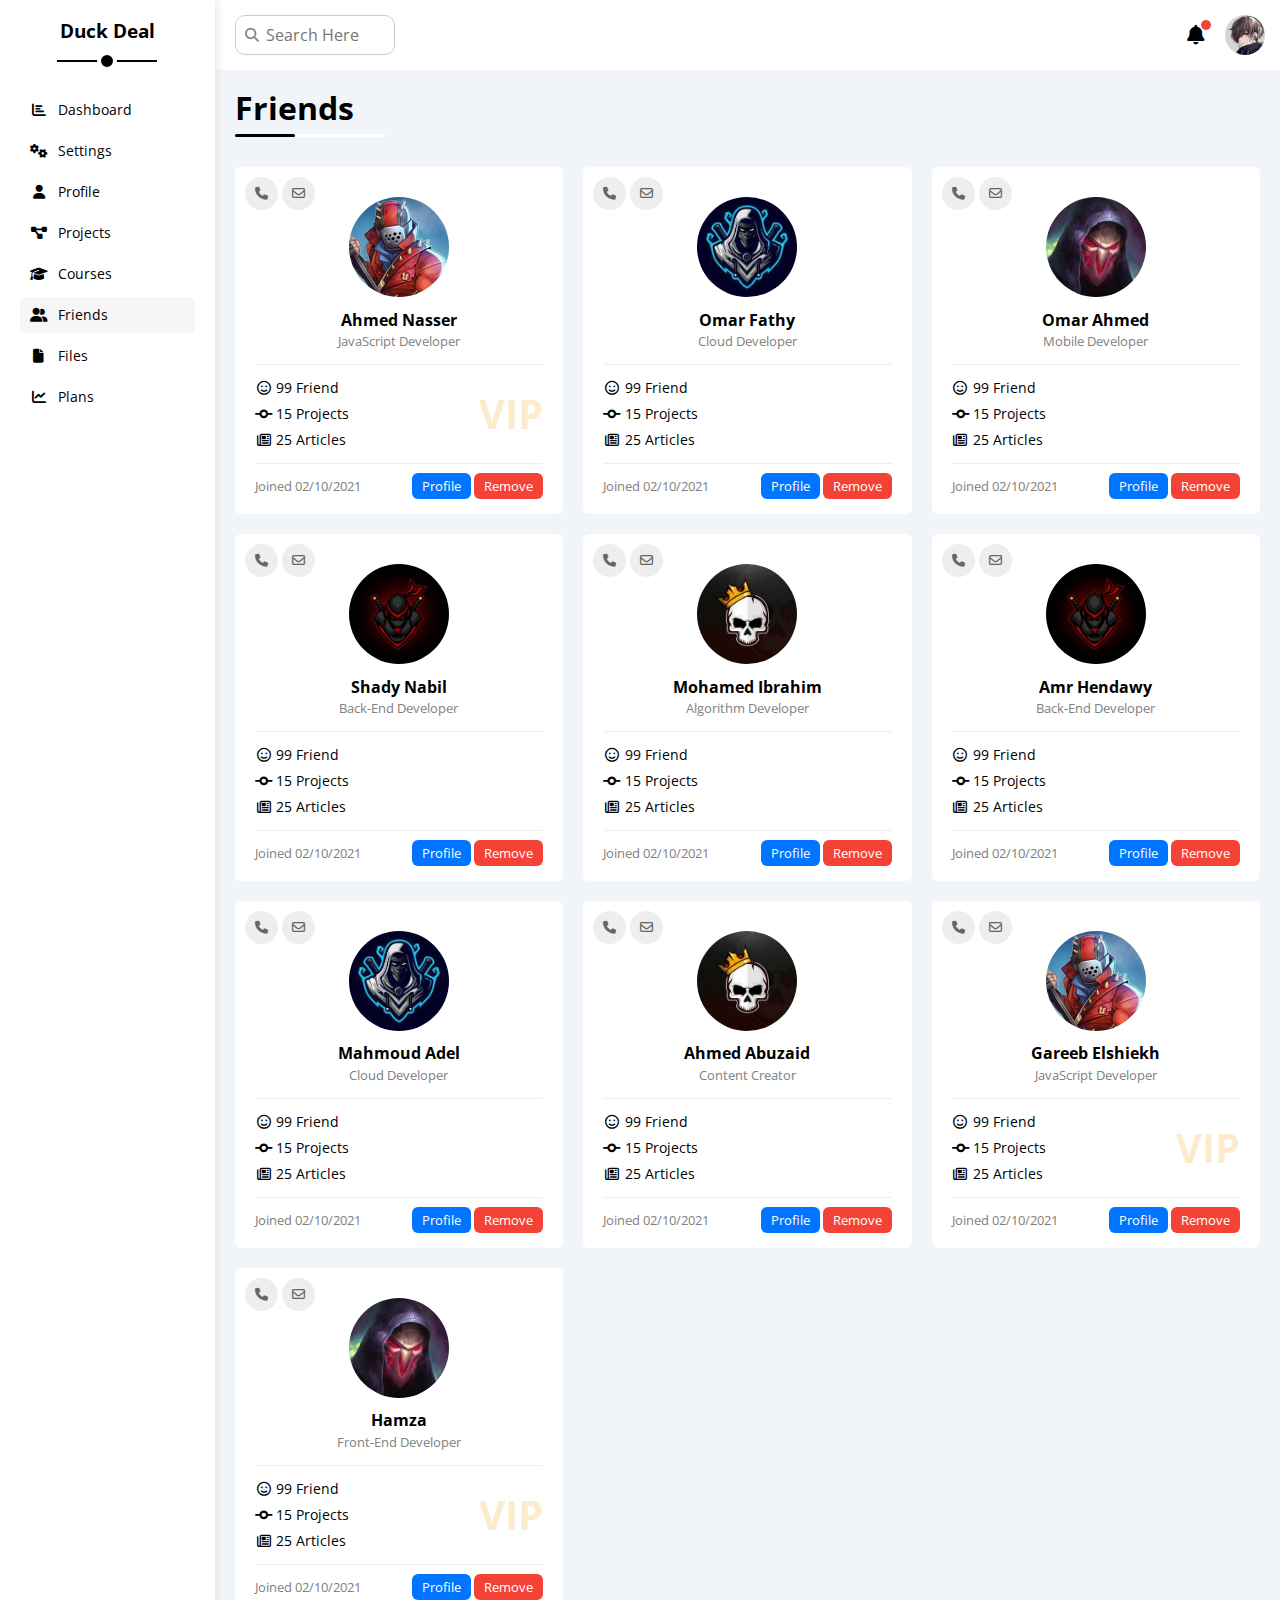
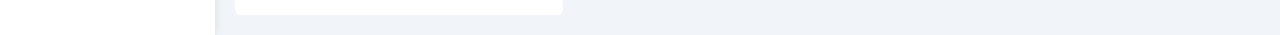
<file: friends.html>
<!DOCTYPE html>
<html lang="en">
    <head>
        <meta charset="UTF-8">
        <meta name="viewport" content="width=device-width, initial-scale=1.0">
        <title>Friends</title>
        <!-- font awesome -->
        <link rel="stylesheet" href="css/all.min.css">
        <!-- normalize -->
        <link rel="stylesheet" href="css/normalize.css">
        <!-- main Css -->
        <link rel="stylesheet" href="css/framework.css">
        <link rel="stylesheet" href="css/master.css">
        <!-- google fonts "Open Sans" -->
        <link rel="preconnect" href="https://fonts.googleapis.com" />
        <link rel="preconnect" href="https://fonts.gstatic.com" crossorigin />
        <link href="https://fonts.googleapis.com/css2?family=Open+Sans:wght@300;500&display=swap" rel="stylesheet" />
    </head>
    <body>
        <div class="page d-flex">
            <div class="sidebar bg-white p-20 p-relative">
                <h3 class="p-relative txt-c mt-0">Duck Deal</h3>
                <ul>
                    <li>
                        <a class="d-flex align-center fs-14 c-black red-6 p-10" href="index.html">
                            <i class="fa-solid fa-chart-bar fa-fw"></i>
                            <span>Dashboard</span>
                        </a>
                    </li>

                    <li>
                        <a class="d-flex align-center fs-14 c-black red-6 p-10" href="settings.html">
                            <i class="fa-solid fa-gears fa-fw"></i>
                            <span>Settings</span>
                        </a>
                    </li>

                    <li>
                        <a class="d-flex align-center fs-14 c-black red-6 p-10" href="profile.html">
                            <i class="fa-solid fa-user fa-fw"></i>
                            <span>Profile</span>
                        </a>
                    </li>

                    <li>
                        <a class="d-flex align-center fs-14 c-black red-6 p-10" href="projects.html">
                            <i class="fa-solid fa-diagram-project fa-fw"></i>
                            <span>Projects</span>
                        </a>
                    </li>

                    <li>
                        <a class="d-flex align-center fs-14 c-black red-6 p-10" href="courses.html">
                            <i class="fa-solid fa-graduation-cap fa-fw"></i>
                            <span>Courses</span>
                        </a>
                    </li>

                    <li>
                        <a class="active d-flex align-center fs-14 c-black red-6 p-10" href="friends.html">
                            <i class="fa-solid fa-user-group fa-fw"></i>
                            <span>Friends</span>
                        </a>
                    </li>

                    <li>
                        <a class="d-flex align-center fs-14 c-black red-6 p-10" href="files.html">
                            <i class="fa-solid fa-file fa-fw"></i>
                            <span>Files</span>
                        </a>
                    </li>

                    <li>
                        <a class="d-flex align-center fs-14 c-black red-6 p-10" href="plans.html">
                            <i class="fa-solid fa-chart-line fa-fw"></i>
                            <span>Plans</span>
                        </a>
                    </li>
                </ul>
            </div>

            <div class="content w-full">
                <!-- start head -->
                <div class="head bg-white p-15 between-flex">
                    <div class="search p-relative">
                        <input class="p-10" type="search" placeholder="Search Here">
                    </div>
                    <div class="icon d-flex align-center">
                        <span class="notification p-relative">
                            <i class="fa-solid fa-bell fa-lg"></i>
                        </span>
                        <img src="img/profile img.jpg" alt="">
                    </div>
                </div>
                <!-- end head -->
                
                <!-- Start Hader -->
                <h1 class="p-relative">Friends</h1>
                <!-- End Header -->
                
                <!-- Start Friends -->
                <div class="friends m-20 d-grid gap-20">
                    <div class="box bg-white p-20 red-6 p-relative">
                        <div class="contact">
                            <i class="fa-solid fa-phone"></i>
                            <i class="fa-regular fa-envelope"></i>
                        </div>
                        <div class="txt-c">
                            <img class="friend-img w-100 h-100 half-red mt-10 mb-10" src="img/friends/friend-01.jpg" alt="">
                            <h4 class="m-0">Ahmed Nasser</h4>
                            <p class="c-gray fs-13 mt-5 mb-0">JavaScript Developer</p>
                        </div>
                        
                        <div class="mt-15 mb-15 pt-15 pb-15 bt-eee bb-eee p-relative">
                            <div class="friends-num fs-14 p-relative mb-10">
                                <i class="fa-regular fa-face-smile fa-fw"></i>
                                <span>99 Friend</span>
                            </div>
                            <div class="friends-num fs-14 p-relative mb-10">
                                <i class="fa-solid fa-code-commit fa-fw"></i>
                                <span>15 Projects</span>
                            </div>
                            <div class="friends-num fs-14 p-relative">
                                <i class="fa-regular fa-newspaper fa-fw"></i>
                                <span>25 Articles</span>
                            </div>
                            <span class="vip fw-bold c-orange">VIP</span>
                        </div>
                        

                        <div class="icons between-flex fs-13">
                            <span class="c-gray">Joined 02/10/2021</span>
                            <div>
                                <a class="bg-blue c-white btn-shape" href="#profile.html">Profile</a>
                                <a class="bg-red c-white btn-shape" href="#">Remove</a>
                            </div>
                        </div>
                    </div>
                    <div class="box bg-white p-20 red-6 p-relative">
                        <div class="contact">
                            <i class="fa-solid fa-phone"></i>
                            <i class="fa-regular fa-envelope"></i>
                        </div>
                        <div class="txt-c">
                            <img class="friend-img w-100 h-100 half-red mt-10 mb-10" src="img/friends/friend-02.jpg" alt="">
                            <h4 class="m-0">Omar Fathy</h4>
                            <p class="c-gray fs-13 mt-5 mb-0">Cloud Developer</p>
                        </div>
                        
                        <div class="mt-15 mb-15 pt-15 pb-15 bt-eee bb-eee">
                            <div class="friends-num fs-14 p-relative mb-10">
                                <i class="fa-regular fa-face-smile fa-fw"></i>
                                <span>99 Friend</span>
                            </div>
                            <div class="friends-num fs-14 p-relative mb-10">
                                <i class="fa-solid fa-code-commit fa-fw"></i>
                                <span>15 Projects</span>
                            </div>
                            <div class="friends-num fs-14 p-relative">
                                <i class="fa-regular fa-newspaper fa-fw"></i>
                                <span>25 Articles</span>
                            </div>
                        </div>
                        

                        <div class="icons between-flex fs-13">
                            <span class="c-gray">Joined 02/10/2021</span>
                            <div>
                                <a class="bg-blue c-white btn-shape" href="#profile.html">Profile</a>
                                <a class="bg-red c-white btn-shape" href="#">Remove</a>
                            </div>
                        </div>
                    </div>
                    <div class="box bg-white p-20 red-6 p-relative">
                        <div class="contact">
                            <i class="fa-solid fa-phone"></i>
                            <i class="fa-regular fa-envelope"></i>
                        </div>
                        <div class="txt-c">
                            <img class="friend-img w-100 h-100 half-red mt-10 mb-10" src="img/friends/friend-03.jpg" alt="">
                            <h4 class="m-0">Omar Ahmed</h4>
                            <p class="c-gray fs-13 mt-5 mb-0">Mobile Developer</p>
                        </div>
                        
                        <div class="mt-15 mb-15 pt-15 pb-15 bt-eee bb-eee">
                            <div class="friends-num fs-14 p-relative mb-10">
                                <i class="fa-regular fa-face-smile fa-fw"></i>
                                <span>99 Friend</span>
                            </div>
                            <div class="friends-num fs-14 p-relative mb-10">
                                <i class="fa-solid fa-code-commit fa-fw"></i>
                                <span>15 Projects</span>
                            </div>
                            <div class="friends-num fs-14 p-relative">
                                <i class="fa-regular fa-newspaper fa-fw"></i>
                                <span>25 Articles</span>
                            </div>
                        </div>
                        

                        <div class="icons between-flex fs-13">
                            <span class="c-gray">Joined 02/10/2021</span>
                            <div>
                                <a class="bg-blue c-white btn-shape" href="#profile.html">Profile</a>
                                <a class="bg-red c-white btn-shape" href="#">Remove</a>
                            </div>
                        </div>
                    </div>
                    <div class="box bg-white p-20 red-6 p-relative">
                        <div class="contact">
                            <i class="fa-solid fa-phone"></i>
                            <i class="fa-regular fa-envelope"></i>
                        </div>
                        <div class="txt-c">
                            <img class="friend-img w-100 h-100 half-red mt-10 mb-10" src="img/friends/friend-04.jpg" alt="">
                            <h4 class="m-0">Shady Nabil</h4>
                            <p class="c-gray fs-13 mt-5 mb-0">Back-End Developer</p>
                        </div>
                        
                        <div class="mt-15 mb-15 pt-15 pb-15 bt-eee bb-eee">
                            <div class="friends-num fs-14 p-relative mb-10">
                                <i class="fa-regular fa-face-smile fa-fw"></i>
                                <span>99 Friend</span>
                            </div>
                            <div class="friends-num fs-14 p-relative mb-10">
                                <i class="fa-solid fa-code-commit fa-fw"></i>
                                <span>15 Projects</span>
                            </div>
                            <div class="friends-num fs-14 p-relative">
                                <i class="fa-regular fa-newspaper fa-fw"></i>
                                <span>25 Articles</span>
                            </div>
                        </div>
                        

                        <div class="icons between-flex fs-13">
                            <span class="c-gray">Joined 02/10/2021</span>
                            <div>
                                <a class="bg-blue c-white btn-shape" href="#profile.html">Profile</a>
                                <a class="bg-red c-white btn-shape" href="#">Remove</a>
                            </div>
                        </div>
                    </div>
                    <div class="box bg-white p-20 red-6 p-relative">
                        <div class="contact">
                            <i class="fa-solid fa-phone"></i>
                            <i class="fa-regular fa-envelope"></i>
                        </div>
                        <div class="txt-c">
                            <img class="friend-img w-100 h-100 half-red mt-10 mb-10" src="img/friends/friend-05.jpg" alt="">
                            <h4 class="m-0">Mohamed Ibrahim</h4>
                            <p class="c-gray fs-13 mt-5 mb-0">Algorithm Developer</p>
                        </div>
                        
                        <div class="mt-15 mb-15 pt-15 pb-15 bt-eee bb-eee">
                            <div class="friends-num fs-14 p-relative mb-10">
                                <i class="fa-regular fa-face-smile fa-fw"></i>
                                <span>99 Friend</span>
                            </div>
                            <div class="friends-num fs-14 p-relative mb-10">
                                <i class="fa-solid fa-code-commit fa-fw"></i>
                                <span>15 Projects</span>
                            </div>
                            <div class="friends-num fs-14 p-relative">
                                <i class="fa-regular fa-newspaper fa-fw"></i>
                                <span>25 Articles</span>
                            </div>
                        </div>
                        

                        <div class="icons between-flex fs-13">
                            <span class="c-gray">Joined 02/10/2021</span>
                            <div>
                                <a class="bg-blue c-white btn-shape" href="#profile.html">Profile</a>
                                <a class="bg-red c-white btn-shape" href="#">Remove</a>
                            </div>
                        </div>
                    </div>
                    <div class="box bg-white p-20 red-6 p-relative">
                        <div class="contact">
                            <i class="fa-solid fa-phone"></i>
                            <i class="fa-regular fa-envelope"></i>
                        </div>
                        <div class="txt-c">
                            <img class="friend-img w-100 h-100 half-red mt-10 mb-10" src="img/friends/friend-04.jpg" alt="">
                            <h4 class="m-0">Amr Hendawy</h4>
                            <p class="c-gray fs-13 mt-5 mb-0">Back-End Developer</p>
                        </div>
                        
                        <div class="mt-15 mb-15 pt-15 pb-15 bt-eee bb-eee">
                            <div class="friends-num fs-14 p-relative mb-10">
                                <i class="fa-regular fa-face-smile fa-fw"></i>
                                <span>99 Friend</span>
                            </div>
                            <div class="friends-num fs-14 p-relative mb-10">
                                <i class="fa-solid fa-code-commit fa-fw"></i>
                                <span>15 Projects</span>
                            </div>
                            <div class="friends-num fs-14 p-relative">
                                <i class="fa-regular fa-newspaper fa-fw"></i>
                                <span>25 Articles</span>
                            </div>
                        </div>
                        

                        <div class="icons between-flex fs-13">
                            <span class="c-gray">Joined 02/10/2021</span>
                            <div>
                                <a class="bg-blue c-white btn-shape" href="#profile.html">Profile</a>
                                <a class="bg-red c-white btn-shape" href="#">Remove</a>
                            </div>
                        </div>
                    </div>
                    <div class="box bg-white p-20 red-6 p-relative">
                        <div class="contact">
                            <i class="fa-solid fa-phone"></i>
                            <i class="fa-regular fa-envelope"></i>
                        </div>
                        <div class="txt-c">
                            <img class="friend-img w-100 h-100 half-red mt-10 mb-10" src="img/friends/friend-02.jpg" alt="">
                            <h4 class="m-0">Mahmoud Adel</h4>
                            <p class="c-gray fs-13 mt-5 mb-0">Cloud Developer</p>
                        </div>
                        
                        <div class="mt-15 mb-15 pt-15 pb-15 bt-eee bb-eee">
                            <div class="friends-num fs-14 p-relative mb-10">
                                <i class="fa-regular fa-face-smile fa-fw"></i>
                                <span>99 Friend</span>
                            </div>
                            <div class="friends-num fs-14 p-relative mb-10">
                                <i class="fa-solid fa-code-commit fa-fw"></i>
                                <span>15 Projects</span>
                            </div>
                            <div class="friends-num fs-14 p-relative">
                                <i class="fa-regular fa-newspaper fa-fw"></i>
                                <span>25 Articles</span>
                            </div>
                        </div>
                        

                        <div class="icons between-flex fs-13">
                            <span class="c-gray">Joined 02/10/2021</span>
                            <div>
                                <a class="bg-blue c-white btn-shape" href="#profile.html">Profile</a>
                                <a class="bg-red c-white btn-shape" href="#">Remove</a>
                            </div>
                        </div>
                    </div>
                    <div class="box bg-white p-20 red-6 p-relative">
                        <div class="contact">
                            <i class="fa-solid fa-phone"></i>
                            <i class="fa-regular fa-envelope"></i>
                        </div>
                        <div class="txt-c">
                            <img class="friend-img w-100 h-100 half-red mt-10 mb-10" src="img/friends/friend-05.jpg" alt="">
                            <h4 class="m-0">Ahmed Abuzaid</h4>
                            <p class="c-gray fs-13 mt-5 mb-0">Content Creator</p>
                        </div>
                        
                        <div class="mt-15 mb-15 pt-15 pb-15 bt-eee bb-eee">
                            <div class="friends-num fs-14 p-relative mb-10">
                                <i class="fa-regular fa-face-smile fa-fw"></i>
                                <span>99 Friend</span>
                            </div>
                            <div class="friends-num fs-14 p-relative mb-10">
                                <i class="fa-solid fa-code-commit fa-fw"></i>
                                <span>15 Projects</span>
                            </div>
                            <div class="friends-num fs-14 p-relative">
                                <i class="fa-regular fa-newspaper fa-fw"></i>
                                <span>25 Articles</span>
                            </div>
                        </div>
                        

                        <div class="icons between-flex fs-13">
                            <span class="c-gray">Joined 02/10/2021</span>
                            <div>
                                <a class="bg-blue c-white btn-shape" href="#profile.html">Profile</a>
                                <a class="bg-red c-white btn-shape" href="#">Remove</a>
                            </div>
                        </div>
                    </div>
                    <div class="box bg-white p-20 red-6 p-relative">
                        <div class="contact">
                            <i class="fa-solid fa-phone"></i>
                            <i class="fa-regular fa-envelope"></i>
                        </div>
                        <div class="txt-c">
                            <img class="friend-img w-100 h-100 half-red mt-10 mb-10" src="img/friends/friend-01.jpg" alt="">
                            <h4 class="m-0">Gareeb Elshiekh</h4>
                            <p class="c-gray fs-13 mt-5 mb-0">JavaScript Developer</p>
                        </div>
                        
                        <div class="mt-15 mb-15 pt-15 pb-15 bt-eee bb-eee p-relative">
                            <div class="friends-num fs-14 p-relative mb-10">
                                <i class="fa-regular fa-face-smile fa-fw"></i>
                                <span>99 Friend</span>
                            </div>
                            <div class="friends-num fs-14 p-relative mb-10">
                                <i class="fa-solid fa-code-commit fa-fw"></i>
                                <span>15 Projects</span>
                            </div>
                            <div class="friends-num fs-14 p-relative">
                                <i class="fa-regular fa-newspaper fa-fw"></i>
                                <span>25 Articles</span>
                            </div>
                            <span class="vip fw-bold c-orange">VIP</span>
                        </div>
                        

                        <div class="icons between-flex fs-13">
                            <span class="c-gray">Joined 02/10/2021</span>
                            <div>
                                <a class="bg-blue c-white btn-shape" href="#profile.html">Profile</a>
                                <a class="bg-red c-white btn-shape" href="#">Remove</a>
                            </div>
                        </div>
                    </div>
                    <div class="box bg-white p-20 red-6 p-relative">
                        <div class="contact">
                            <i class="fa-solid fa-phone"></i>
                            <i class="fa-regular fa-envelope"></i>
                        </div>
                        <div class="txt-c">
                            <img class="friend-img w-100 h-100 half-red mt-10 mb-10" src="img/friends/friend-03.jpg" alt="">
                            <h4 class="m-0">Hamza</h4>
                            <p class="c-gray fs-13 mt-5 mb-0">Front-End Developer</p>
                        </div>
                        
                        <div class="mt-15 mb-15 pt-15 pb-15 bt-eee bb-eee p-relative">
                            <div class="friends-num fs-14 p-relative mb-10">
                                <i class="fa-regular fa-face-smile fa-fw"></i>
                                <span>99 Friend</span>
                            </div>
                            <div class="friends-num fs-14 p-relative mb-10">
                                <i class="fa-solid fa-code-commit fa-fw"></i>
                                <span>15 Projects</span>
                            </div>
                            <div class="friends-num fs-14 p-relative">
                                <i class="fa-regular fa-newspaper fa-fw"></i>
                                <span>25 Articles</span>
                            </div>
                            <span class="vip fw-bold c-orange">VIP</span>
                        </div>
                        

                        <div class="icons between-flex fs-13">
                            <span class="c-gray">Joined 02/10/2021</span>
                            <div>
                                <a class="bg-blue c-white btn-shape" href="#profile.html">Profile</a>
                                <a class="bg-red c-white btn-shape" href="#">Remove</a>
                            </div>
                        </div>
                    </div>
                </div>
                <!-- End Friends -->
            </div>
        </div>
    </body>
</html>

<!-- 
    <label>
        <input class="toggle-checkbox" type="checkbox" checked>
        <div class="toggle-switch"></div>
    </label>
-->
</file>
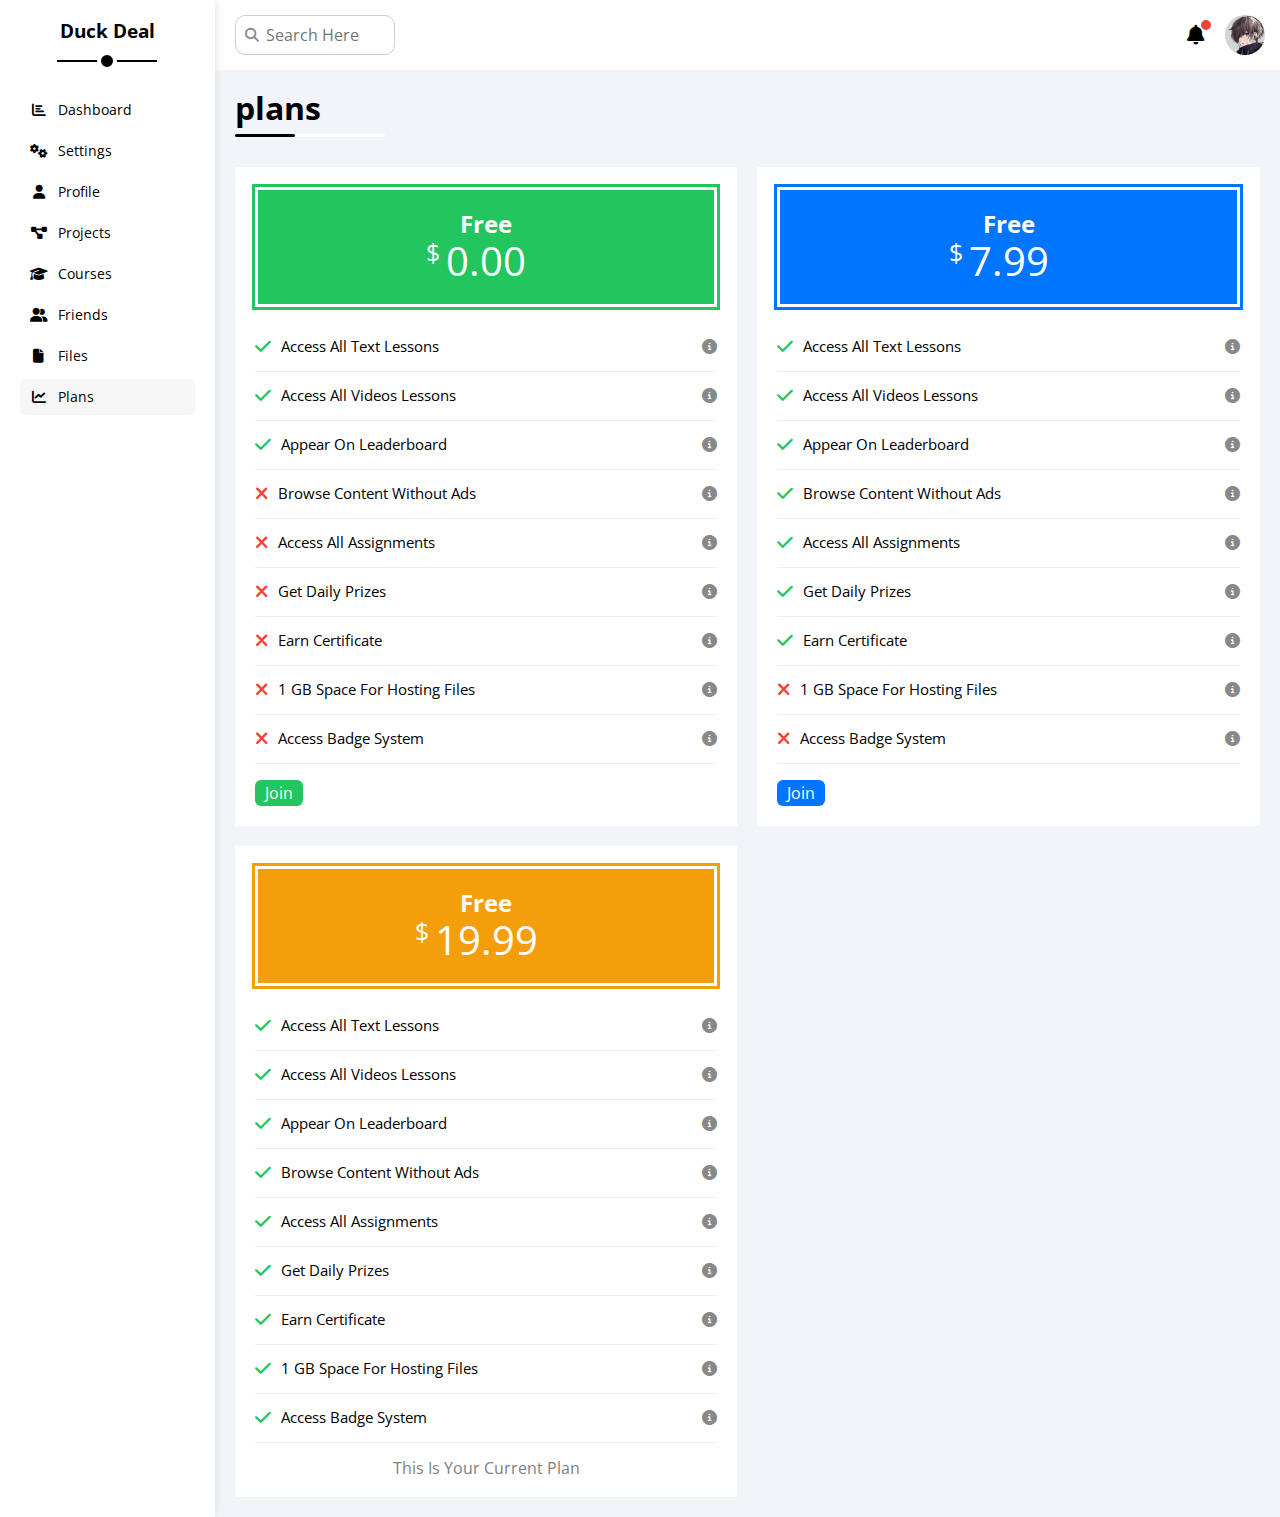
<file: plans.html>
<!DOCTYPE html>
<html lang="en">
    <head>
        <meta charset="UTF-8">
        <meta name="viewport" content="width=device-width, initial-scale=1.0">
        <title>plans</title>
        <!-- font awesome -->
        <link rel="stylesheet" href="css/all.min.css">
        <!-- normalize -->
        <link rel="stylesheet" href="css/normalize.css">
        <!-- main Css -->
        <link rel="stylesheet" href="css/framework.css">
        <link rel="stylesheet" href="css/master.css">
        <!-- google fonts "Open Sans" -->
        <link rel="preconnect" href="https://fonts.googleapis.com" />
        <link rel="preconnect" href="https://fonts.gstatic.com" crossorigin />
        <link href="https://fonts.googleapis.com/css2?family=Open+Sans:wght@300;500&display=swap" rel="stylesheet" />
    </head>
    <body>
        <div class="page d-flex">
            <div class="sidebar bg-white p-20 p-relative">
                <h3 class="p-relative txt-c mt-0">Duck Deal</h3>
                <ul>
                    <li>
                        <a class="d-flex align-center fs-14 c-black red-6 p-10" href="index.html">
                            <i class="fa-solid fa-chart-bar fa-fw"></i>
                            <span>Dashboard</span>
                        </a>
                    </li>

                    <li>
                        <a class="d-flex align-center fs-14 c-black red-6 p-10" href="settings.html">
                            <i class="fa-solid fa-gears fa-fw"></i>
                            <span>Settings</span>
                        </a>
                    </li>

                    <li>
                        <a class="d-flex align-center fs-14 c-black red-6 p-10" href="profile.html">
                            <i class="fa-solid fa-user fa-fw"></i>
                            <span>Profile</span>
                        </a>
                    </li>

                    <li>
                        <a class="d-flex align-center fs-14 c-black red-6 p-10" href="projects.html">
                            <i class="fa-solid fa-diagram-project fa-fw"></i>
                            <span>Projects</span>
                        </a>
                    </li>

                    <li>
                        <a class="d-flex align-center fs-14 c-black red-6 p-10" href="courses.html">
                            <i class="fa-solid fa-graduation-cap fa-fw"></i>
                            <span>Courses</span>
                        </a>
                    </li>

                    <li>
                        <a class="d-flex align-center fs-14 c-black red-6 p-10" href="friends.html">
                            <i class="fa-solid fa-user-group fa-fw"></i>
                            <span>Friends</span>
                        </a>
                    </li>

                    <li>
                        <a class="d-flex align-center fs-14 c-black red-6 p-10" href="files.html">
                            <i class="fa-solid fa-file fa-fw"></i>
                            <span>Files</span>
                        </a>
                    </li>

                    <li>
                        <a class="active d-flex align-center fs-14 c-black red-6 p-10" href="plans.html">
                            <i class="fa-solid fa-chart-line fa-fw"></i>
                            <span>Plans</span>
                        </a>
                    </li>
                </ul>
            </div>

            <div class="content w-full">
                <!-- start head -->
                <div class="head bg-white p-15 between-flex">
                    <div class="search p-relative">
                        <input class="p-10" type="search" placeholder="Search Here">
                    </div>
                    <div class="icon d-flex align-center">
                        <span class="notification p-relative">
                            <i class="fa-solid fa-bell fa-lg"></i>
                        </span>
                        <img src="img/profile img.jpg" alt="">
                    </div>
                </div>
                <!-- end head -->
                
                <!-- Start Hader -->
                <h1 class="p-relative">plans</h1>
                <!-- End Header -->
                
                <!-- Start plans -->
                <div class="plans m-20 d-grid gap-20">
                    <div class="plan green bg-white p-20">
                        <div class="top bg-green txt-c p-20">
                            <h2 class="m-0 c-white">Free</h2>
                            <div class="price c-white">
                                <span>$</span>
                                0.00
                            </div>
                        </div>
                        <ul>
                            <li>
                                <i class="fa-solid fa-check yes"></i>
                                <span>Access All Text Lessons</span>
                                <i class="fa-solid fa-circle-info help"></i>
                            </li>
                            <li>
                                <i class="fa-solid fa-check yes"></i>
                                <span>Access All Videos Lessons</span>
                                <i class="fa-solid fa-circle-info help"></i>
                            </li>
                            <li>
                                <i class="fa-solid fa-check yes"></i>
                                <span>Appear On Leaderboard</span>
                                <i class="fa-solid fa-circle-info help"></i>
                            </li>
                            <li>
                                <i class="fa-solid fa-xmark"></i>
                                <span>Browse Content Without Ads</span>
                                <i class="fa-solid fa-circle-info help"></i>
                            </li>
                            <li>
                                <i class="fa-solid fa-xmark"></i>
                                <span>Access All Assignments</span>
                                <i class="fa-solid fa-circle-info help"></i>
                            </li>
                            <li>
                                <i class="fa-solid fa-xmark"></i>
                                <span>Get Daily Prizes</span>
                                <i class="fa-solid fa-circle-info help"></i>
                            </li>
                            <li>
                                <i class="fa-solid fa-xmark"></i>
                                <span>Earn Certificate</span>
                                <i class="fa-solid fa-circle-info help"></i>
                            </li>
                            <li>
                                <i class="fa-solid fa-xmark"></i>
                                <span>1 GB Space For Hosting Files</span>
                                <i class="fa-solid fa-circle-info help"></i>
                            </li>
                            <li>
                                <i class="fa-solid fa-xmark"></i>
                                <span>Access Badge System</span>
                                <i class="fa-solid fa-circle-info help"></i>
                            </li>
                        </ul>
                        <a href="#" class="btn-shape bg-green c-white w-fit d-block">Join</a>
                    </div>

                    <div class="plan blue bg-white p-20">
                        <div class="top bg-blue txt-c p-20">
                            <h2 class="m-0 c-white">Free</h2>
                            <div class="price c-white">
                                <span>$</span>
                                7.99
                            </div>
                        </div>
                        <ul>
                            <li>
                                <i class="fa-solid fa-check yes"></i>
                                <span>Access All Text Lessons</span>
                                <i class="fa-solid fa-circle-info help"></i>
                            </li>
                            <li>
                                <i class="fa-solid fa-check yes"></i>
                                <span>Access All Videos Lessons</span>
                                <i class="fa-solid fa-circle-info help"></i>
                            </li>
                            <li>
                                <i class="fa-solid fa-check yes"></i>
                                <span>Appear On Leaderboard</span>
                                <i class="fa-solid fa-circle-info help"></i>
                            </li>
                            <li>
                                <i class="fa-solid fa-check yes"></i>
                                <span>Browse Content Without Ads</span>
                                <i class="fa-solid fa-circle-info help"></i>
                            </li>
                            <li>
                                <i class="fa-solid fa-check yes"></i>
                                <span>Access All Assignments</span>
                                <i class="fa-solid fa-circle-info help"></i>
                            </li>
                            <li>
                                <i class="fa-solid fa-check yes"></i>
                                <span>Get Daily Prizes</span>
                                <i class="fa-solid fa-circle-info help"></i>
                            </li>
                            <li>
                                <i class="fa-solid fa-check yes"></i>
                                <span>Earn Certificate</span>
                                <i class="fa-solid fa-circle-info help"></i>
                            </li>
                            <li>
                                <i class="fa-solid fa-xmark"></i>
                                <span>1 GB Space For Hosting Files</span>
                                <i class="fa-solid fa-circle-info help"></i>
                            </li>
                            <li>
                                <i class="fa-solid fa-xmark"></i>
                                <span>Access Badge System</span>
                                <i class="fa-solid fa-circle-info help"></i>
                            </li>
                        </ul>
                        <a href="#" class="btn-shape bg-blue c-white w-fit d-block">Join</a>
                    </div>

                    <div class="plan orange bg-white p-20">
                        <div class="top bg-orange txt-c p-20">
                            <h2 class="m-0 c-white">Free</h2>
                            <div class="price c-white">
                                <span>$</span>
                                19.99
                            </div>
                        </div>
                        <ul>
                            <li>
                                <i class="fa-solid fa-check yes"></i>
                                <span>Access All Text Lessons</span>
                                <i class="fa-solid fa-circle-info help"></i>
                            </li>
                            <li>
                                <i class="fa-solid fa-check yes"></i>
                                <span>Access All Videos Lessons</span>
                                <i class="fa-solid fa-circle-info help"></i>
                            </li>
                            <li>
                                <i class="fa-solid fa-check yes"></i>
                                <span>Appear On Leaderboard</span>
                                <i class="fa-solid fa-circle-info help"></i>
                            </li>
                            <li>
                                <i class="fa-solid fa-check yes"></i>
                                <span>Browse Content Without Ads</span>
                                <i class="fa-solid fa-circle-info help"></i>
                            </li>
                            <li>
                                <i class="fa-solid fa-check yes"></i>
                                <span>Access All Assignments</span>
                                <i class="fa-solid fa-circle-info help"></i>
                            </li>
                            <li>
                                <i class="fa-solid fa-check yes"></i>
                                <span>Get Daily Prizes</span>
                                <i class="fa-solid fa-circle-info help"></i>
                            </li>
                            <li>
                                <i class="fa-solid fa-check yes"></i>
                                <span>Earn Certificate</span>
                                <i class="fa-solid fa-circle-info help"></i>
                            </li>
                            <li>
                                <i class="fa-solid fa-check yes"></i>
                                <span>1 GB Space For Hosting Files</span>
                                <i class="fa-solid fa-circle-info help"></i>
                            </li>
                            <li>
                                <i class="fa-solid fa-check yes"></i>
                                <span>Access Badge System</span>
                                <i class="fa-solid fa-circle-info help"></i>
                            </li>
                        </ul>
                        <div class="txt-c c-gray">
                            This Is Your Current Plan
                        </div>
                    </div>
                </div>
                <!-- End plans -->
            </div>
        </div>
    </body>
</html>

<!-- 
    <label>
        <input class="toggle-checkbox" type="checkbox" checked>
        <div class="toggle-switch"></div>
    </label>
-->
</file>
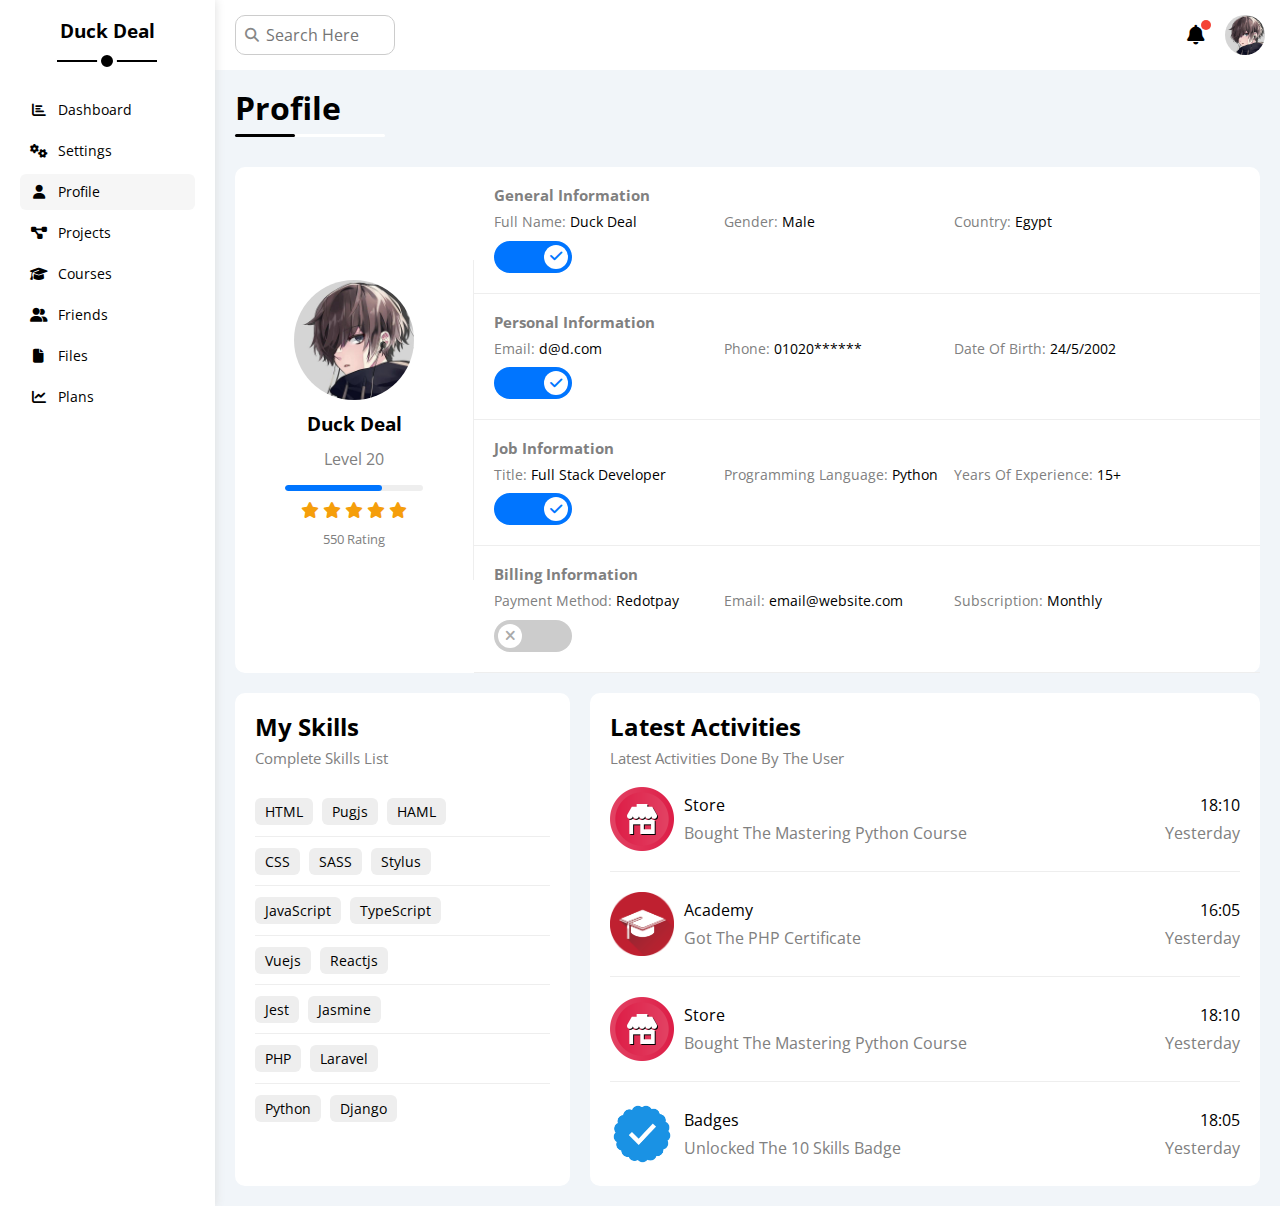
<file: profile.html>
<!DOCTYPE html>
<html lang="en">
    <head>
        <meta charset="UTF-8">
        <meta name="viewport" content="width=device-width, initial-scale=1.0">
        <title>Profile</title>
        <!-- font awesome -->
        <link rel="stylesheet" href="css/all.min.css">
        <!-- normalize -->
        <link rel="stylesheet" href="css/normalize.css">
        <!-- main Css -->
        <link rel="stylesheet" href="css/framework.css">
        <link rel="stylesheet" href="css/master.css">
        <!-- google fonts "Open Sans" -->
        <link rel="preconnect" href="https://fonts.googleapis.com" />
        <link rel="preconnect" href="https://fonts.gstatic.com" crossorigin />
        <link href="https://fonts.googleapis.com/css2?family=Open+Sans:wght@300;500&display=swap" rel="stylesheet" />
    </head>
    <body>
        <div class="page d-flex">
            <div class="sidebar bg-white p-20 p-relative">
                <h3 class="p-relative txt-c mt-0">Duck Deal</h3>
                <ul>
                    <li>
                        <a class="d-flex align-center fs-14 c-black red-6 p-10" href="index.html">
                            <i class="fa-solid fa-chart-bar fa-fw"></i>
                            <span>Dashboard</span>
                        </a>
                    </li>

                    <li>
                        <a class="d-flex align-center fs-14 c-black red-6 p-10" href="settings.html">
                            <i class="fa-solid fa-gears fa-fw"></i>
                            <span>Settings</span>
                        </a>
                    </li>

                    <li>
                        <a class="active d-flex align-center fs-14 c-black red-6 p-10" href="profile.html">
                            <i class="fa-solid fa-user fa-fw"></i>
                            <span>Profile</span>
                        </a>
                    </li>

                    <li>
                        <a class="d-flex align-center fs-14 c-black red-6 p-10" href="projects.html">
                            <i class="fa-solid fa-diagram-project fa-fw"></i>
                            <span>Projects</span>
                        </a>
                    </li>

                    <li>
                        <a class="d-flex align-center fs-14 c-black red-6 p-10" href="courses.html">
                            <i class="fa-solid fa-graduation-cap fa-fw"></i>
                            <span>Courses</span>
                        </a>
                    </li>

                    <li>
                        <a class="d-flex align-center fs-14 c-black red-6 p-10" href="friends.html">
                            <i class="fa-solid fa-user-group fa-fw"></i>
                            <span>Friends</span>
                        </a>
                    </li>

                    <li>
                        <a class="d-flex align-center fs-14 c-black red-6 p-10" href="files.html">
                            <i class="fa-solid fa-file fa-fw"></i>
                            <span>Files</span>
                        </a>
                    </li>

                    <li>
                        <a class="d-flex align-center fs-14 c-black red-6 p-10" href="plans.html">
                            <i class="fa-solid fa-chart-line fa-fw"></i>
                            <span>Plans</span>
                        </a>
                    </li>
                </ul>
            </div>

            <div class="content w-full">
                <!-- start head -->
                <div class="head bg-white p-15 between-flex">
                    <div class="search p-relative">
                        <input class="p-10" type="search" placeholder="Search Here">
                    </div>
                    <div class="icon d-flex align-center">
                        <span class="notification p-relative">
                            <i class="fa-solid fa-bell fa-lg"></i>
                        </span>
                        <img src="img/profile img.jpg" alt="">
                    </div>
                </div>
                <!-- end head -->
                
                <!-- Start Hader -->
                <h1 class="p-relative">Profile</h1>
                <!-- End Header -->
                
                <!-- Start Profile -->
                <div class="Profile-page m-20">
                    <div class="overview bg-white red-10 d-flex align-center">
                        <div class="avatar-box txt-c p-20">
                            <img class="half-red mb-10" src="img/profile img.jpg" alt="">
                            <h3 class="m-0">Duck Deal</h3>
                            <p class="c-gray">Level 20</p>
                            <div class="level red-6 bg-eee p-relative">
                                <span style="width: 70%;"></span>
                            </div>
                            <div class="rating mt-10 mb-10">
                                <i class="fa-solid fa-star c-orange"></i>
                                <i class="fa-solid fa-star c-orange"></i>
                                <i class="fa-solid fa-star c-orange"></i>
                                <i class="fa-solid fa-star c-orange"></i>
                                <i class="fa-solid fa-star c-orange"></i>
                            </div>
                            <p class="c-gray fs-13">550 Rating</p>
                        </div>

                        <div class="info-box w-full txt-c-mobile">
                            <div class="info-raw p-20 d-flex align-center">
                                <h4 class="c-gray fs-15 m-0 w-full">General Information</h4>
                                <div class="fs-14"><span class="c-gray">Full Name:</span> <span>Duck Deal</span></div>
                                <div class="fs-14"><span class="c-gray">Gender:</span> <span>Male</span></div>
                                <div class="fs-14"><span class="c-gray">Country:</span> <span>Egypt</span></div>
                                <div class="fs-14">
                                    <label>
                                        <input class="toggle-checkbox" type="checkbox" checked>
                                        <div class="toggle-switch"></div>
                                    </label>
                                </div>
                            </div>
                            <div class="info-raw p-20 d-flex align-center">
                                <h4 class="c-gray fs-15 m-0 w-full">Personal Information</h4>
                                <div class="fs-14"><span class="c-gray">Email:</span> <span>d@d.com</span></div>
                                <div class="fs-14"><span class="c-gray">Phone:</span> <span>01020******</span></div>
                                <div class="fs-14"><span class="c-gray">Date Of Birth:</span> <span>24/5/2002</span></div>
                                <div class="fs-14">
                                    <label>
                                        <input class="toggle-checkbox" type="checkbox" checked>
                                        <div class="toggle-switch"></div>
                                    </label>
                                </div>
                            </div>
                            <div class="info-raw p-20 d-flex align-center">
                                <h4 class="c-gray fs-15 m-0 w-full">Job Information</h4>
                                <div class="fs-14"><span class="c-gray">Title:</span> <span>Full Stack Developer</span></div>
                                <div class="fs-14"><span class="c-gray">Programming Language:</span> <span>Python</span></div>
                                <div class="fs-14"><span class="c-gray">Years Of Experience:</span> <span>15+</span></div>
                                <div class="fs-14">
                                    <label>
                                        <input class="toggle-checkbox" type="checkbox" checked>
                                        <div class="toggle-switch"></div>
                                    </label>
                                </div>
                            </div>
                            <div class="info-raw p-20 d-flex align-center">
                                <h4 class="c-gray fs-15 m-0 w-full">Billing Information</h4>
                                <div class="fs-14"><span class="c-gray">Payment Method:</span> <span>Redotpay</span></div>
                                <div class="fs-14"><span class="c-gray">Email:</span> <span>email@website.com</span></div>
                                <div class="fs-14"><span class="c-gray">Subscription:</span> <span>Monthly</span></div>
                                <div class="fs-14">
                                    <label>
                                        <input class="toggle-checkbox" type="checkbox">
                                        <div class="toggle-switch"></div>
                                    </label>
                                </div>
                            </div>
                        </div>
                    </div>

                    <div class="other-data d-flex gap-20">
                        <div class="my-skills bg-white p-20 red-10 mt-20">
                            <h2 class="mt-0 mb-10">My Skills</h2>
                            <p class="c-gray mb-20 fs-15 mt-0">Complete Skills List</p>
                            <div>
                                <span>HTML</span>
                                <span>Pugjs</span>
                                <span>HAML</span>
                            </div>
                            <div>
                                <span>CSS</span>
                                <span>SASS</span>
                                <span>Stylus</span>
                            </div>
                            <div>
                                <span>JavaScript</span>
                                <span>TypeScript</span>
                            </div>
                            <div>
                                <span>Vuejs</span>
                                <span>Reactjs</span>
                            </div>
                            <div>
                                <span>Jest</span>
                                <span>Jasmine</span>
                            </div>
                            <div>
                                <span>PHP</span>
                                <span>Laravel</span>
                            </div>
                            <div>
                                <span>Python</span>
                                <span>Django</span>
                            </div>
                        </div>

                        <div class="activities bg-white p-20 red-10 mt-20">
                            <h2 class="mt-0 mb-10">Latest Activities</h2>
                            <p class="c-gray mb-20 fs-15 mt-0">Latest Activities Done By The User</p>

                            <div class="active-row d-flex align-center">
                                <img src="img/last activities/activity-01.png" alt="">
                                <div class="info">
                                    <span class="d-block mb-10">Store</span>
                                    <span class="c-gray">Bought The Mastering Python Course</span>
                                </div>
                                <div class="date">
                                    <span class="d-block mb-10">18:10</span>
                                    <span class="c-gray">Yesterday</span>
                                </div>
                            </div>

                            <div class="active-row d-flex align-center">
                                <img src="img/last activities/activity-02.png" alt="">
                                <div class="info">
                                    <span class="d-block mb-10">Academy</span>
                                    <span class="c-gray">Got The PHP Certificate</span>
                                </div>
                                <div class="date">
                                    <span class="d-block mb-10">16:05</span>
                                    <span class="c-gray">Yesterday</span>
                                </div>
                            </div>

                            <div class="active-row d-flex align-center">
                                <img src="img/last activities/activity-01.png" alt="">
                                <div class="info">
                                    <span class="d-block mb-10">Store</span>
                                    <span class="c-gray">Bought The Mastering Python Course</span>
                                </div>
                                <div class="date">
                                    <span class="d-block mb-10">18:10</span>
                                    <span class="c-gray">Yesterday</span>
                                </div>
                            </div>

                            <div class="active-row d-flex align-center">
                                <img src="img/last activities/activity-03.png" alt="">
                                <div class="info">
                                    <span class="d-block mb-10">Badges</span>
                                    <span class="c-gray">Unlocked The 10 Skills Badge</span>
                                </div>
                                <div class="date">
                                    <span class="d-block mb-10">18:05</span>
                                    <span class="c-gray">Yesterday</span>
                                </div>
                            </div>
                        </div>
                    </div>
                </div>
                <!-- End Profile -->
            </div>
        </div>
    </body>
</html>

<!-- 
    <label>
        <input class="toggle-checkbox" type="checkbox" checked>
        <div class="toggle-switch"></div>
    </label>
-->
</file>
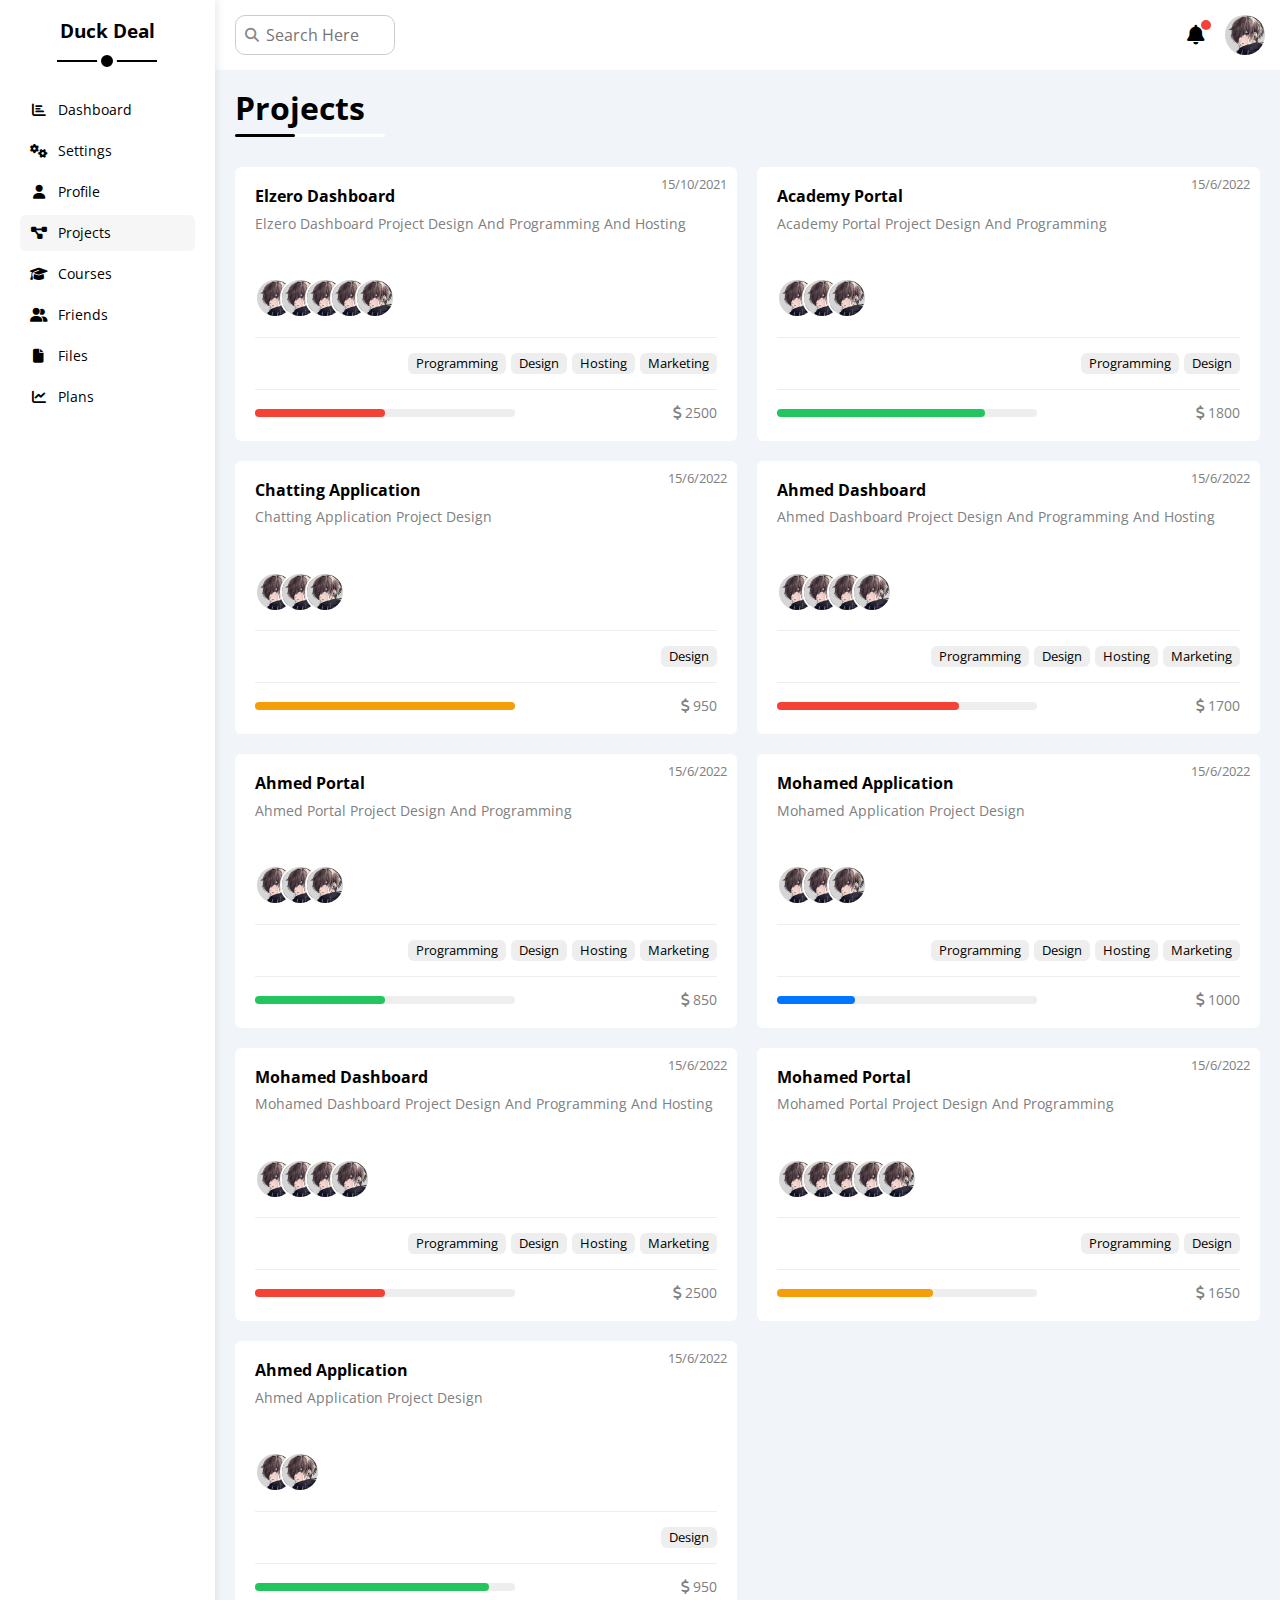
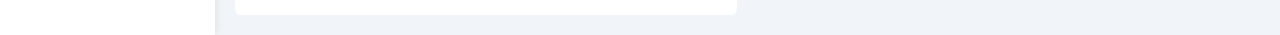
<file: projects.html>
<!DOCTYPE html>
<html lang="en">
    <head>
        <meta charset="UTF-8">
        <meta name="viewport" content="width=device-width, initial-scale=1.0">
        <title>project</title>
        <!-- font awesome -->
        <link rel="stylesheet" href="css/all.min.css">
        <!-- normalize -->
        <link rel="stylesheet" href="css/normalize.css">
        <!-- main Css -->
        <link rel="stylesheet" href="css/framework.css">
        <link rel="stylesheet" href="css/master.css">
        <!-- google fonts "Open Sans" -->
        <link rel="preconnect" href="https://fonts.googleapis.com" />
        <link rel="preconnect" href="https://fonts.gstatic.com" crossorigin />
        <link href="https://fonts.googleapis.com/css2?family=Open+Sans:wght@300;500&display=swap" rel="stylesheet" />
    </head>
    <body>
        <div class="page d-flex">
            <div class="sidebar bg-white p-20 p-relative">
                <h3 class="p-relative txt-c mt-0">Duck Deal</h3>
                <ul>
                    <li>
                        <a class="d-flex align-center fs-14 c-black red-6 p-10" href="index.html">
                            <i class="fa-solid fa-chart-bar fa-fw"></i>
                            <span>Dashboard</span>
                        </a>
                    </li>

                    <li>
                        <a class="d-flex align-center fs-14 c-black red-6 p-10" href="settings.html">
                            <i class="fa-solid fa-gears fa-fw"></i>
                            <span>Settings</span>
                        </a>
                    </li>

                    <li>
                        <a class="d-flex align-center fs-14 c-black red-6 p-10" href="profile.html">
                            <i class="fa-solid fa-user fa-fw"></i>
                            <span>Profile</span>
                        </a>
                    </li>

                    <li>
                        <a class="active d-flex align-center fs-14 c-black red-6 p-10" href="projects.html">
                            <i class="fa-solid fa-diagram-project fa-fw"></i>
                            <span>Projects</span>
                        </a>
                    </li>

                    <li>
                        <a class="d-flex align-center fs-14 c-black red-6 p-10" href="courses.html">
                            <i class="fa-solid fa-graduation-cap fa-fw"></i>
                            <span>Courses</span>
                        </a>
                    </li>

                    <li>
                        <a class="d-flex align-center fs-14 c-black red-6 p-10" href="friends.html">
                            <i class="fa-solid fa-user-group fa-fw"></i>
                            <span>Friends</span>
                        </a>
                    </li>

                    <li>
                        <a class="d-flex align-center fs-14 c-black red-6 p-10" href="files.html">
                            <i class="fa-solid fa-file fa-fw"></i>
                            <span>Files</span>
                        </a>
                    </li>

                    <li>
                        <a class="d-flex align-center fs-14 c-black red-6 p-10" href="plans.html">
                            <i class="fa-solid fa-chart-line fa-fw"></i>
                            <span>Plans</span>
                        </a>
                    </li>
                </ul>
            </div>

            <div class="content w-full">
                <!-- start head -->
                <div class="head bg-white p-15 between-flex">
                    <div class="search p-relative">
                        <input class="p-10" type="search" placeholder="Search Here">
                    </div>
                    <div class="icon d-flex align-center">
                        <span class="notification p-relative">
                            <i class="fa-solid fa-bell fa-lg"></i>
                        </span>
                        <img src="img/profile img.jpg" alt="">
                    </div>
                </div>
                <!-- end head -->
                
                <!-- Start Hader -->
                <h1 class="p-relative">Projects</h1>
                <!-- End Header -->
                
                <!-- Start project -->
                <div class="project m-20 d-grid gap-20">
                    <div class="box bg-white red-6 p-20 p-relative">
                        <span class="date fs-13 c-gray">15/10/2021</span>
                        <h4 class="m-0">Elzero Dashboard</h4>
                        <p class="c-gray mt-10 mb-10 fs-14">Elzero Dashboard Project Design And Programming And Hosting</p>
                        <div class="team">
                            <a href="#"><img src="img/profile img.jpg" alt=""></a>
                            <a href="#"><img src="img/profile img.jpg" alt=""></a>
                            <a href="#"><img src="img/profile img.jpg" alt=""></a>
                            <a href="#"><img src="img/profile img.jpg" alt=""></a>
                            <a href="#"><img src="img/profile img.jpg" alt=""></a>
                        </div>
                        <div class="dep d-flex">
                            <span class="bg-eee red-6 fs-13">Programming</span>
                            <span class="bg-eee red-6 fs-13">Design</span>
                            <span class="bg-eee red-6 fs-13">Hosting</span>
                            <span class="bg-eee red-6 fs-13">Marketing</span>
                        </div>
                        <div class="bar between-flex">
                            <div class="prog bg-eee">
                                <span class="bg-red" style="width: 50%;"></span>
                            </div>
                            <div class="fs-14 c-gray">
                                <i class="fa-solid fa-dollar-sign"></i>
                                2500
                            </div>
                        </div>
                    </div>
                    <div class="box bg-white red-6 p-20 p-relative">
                        <span class="date fs-13 c-gray">15/6/2022</span>
                        <h4 class="m-0">Academy Portal</h4>
                        <p class="c-gray mt-10 mb-10 fs-14">Academy Portal Project Design And Programming</p>
                        <div class="team">
                            <a href="#"><img src="img/profile img.jpg" alt=""></a>
                            <a href="#"><img src="img/profile img.jpg" alt=""></a>
                            <a href="#"><img src="img/profile img.jpg" alt=""></a>
                        </div>
                        <div class="dep d-flex">
                            <span class="bg-eee red-6 fs-13">Programming</span>
                            <span class="bg-eee red-6 fs-13">Design</span>
                        </div>
                        <div class="bar between-flex">
                            <div class="prog bg-eee">
                                <span class="bg-green" style="width: 80%;"></span>
                            </div>
                            <div class="fs-14 c-gray">
                                <i class="fa-solid fa-dollar-sign"></i>
                                1800
                            </div>
                        </div>
                    </div>
                    <div class="box bg-white red-6 p-20 p-relative">
                        <span class="date fs-13 c-gray">15/6/2022</span>
                        <h4 class="m-0">Chatting Application</h4>
                        <p class="c-gray mt-10 mb-10 fs-14">Chatting Application Project Design</p>
                        <div class="team">
                            <a href="#"><img src="img/profile img.jpg" alt=""></a>
                            <a href="#"><img src="img/profile img.jpg" alt=""></a>
                            <a href="#"><img src="img/profile img.jpg" alt=""></a>
                        </div>
                        <div class="dep d-flex">
                            <span class="bg-eee red-6 fs-13">Design</span>
                        </div>
                        <div class="bar between-flex">
                            <div class="prog bg-eee">
                                <span class="bg-orange" style="width: 100%;"></span>
                            </div>
                            <div class="fs-14 c-gray">
                                <i class="fa-solid fa-dollar-sign"></i>
                                950
                            </div>
                        </div>
                    </div>
                    <div class="box bg-white red-6 p-20 p-relative">
                        <span class="date fs-13 c-gray">15/6/2022</span>
                        <h4 class="m-0">Ahmed Dashboard</h4>
                        <p class="c-gray mt-10 mb-10 fs-14">Ahmed Dashboard Project Design And Programming And Hosting</p>
                        <div class="team">
                            <a href="#"><img src="img/profile img.jpg" alt=""></a>
                            <a href="#"><img src="img/profile img.jpg" alt=""></a>
                            <a href="#"><img src="img/profile img.jpg" alt=""></a>
                            <a href="#"><img src="img/profile img.jpg" alt=""></a>
                        </div>
                        <div class="dep d-flex">
                            <span class="bg-eee red-6 fs-13">Programming</span>
                            <span class="bg-eee red-6 fs-13">Design</span>
                            <span class="bg-eee red-6 fs-13">Hosting</span>
                            <span class="bg-eee red-6 fs-13">Marketing</span>
                        </div>
                        <div class="bar between-flex">
                            <div class="prog bg-eee">
                                <span class="bg-red" style="width: 70%;"></span>
                            </div>
                            <div class="fs-14 c-gray">
                                <i class="fa-solid fa-dollar-sign"></i>
                                1700
                            </div>
                        </div>
                    </div>
                    <div class="box bg-white red-6 p-20 p-relative">
                        <span class="date fs-13 c-gray">15/6/2022</span>
                        <h4 class="m-0">Ahmed Portal</h4>
                        <p class="c-gray mt-10 mb-10 fs-14">Ahmed Portal Project Design And Programming</p>
                        <div class="team">
                            <a href="#"><img src="img/profile img.jpg" alt=""></a>
                            <a href="#"><img src="img/profile img.jpg" alt=""></a>
                            <a href="#"><img src="img/profile img.jpg" alt=""></a>
                        </div>
                        <div class="dep d-flex">
                            <span class="bg-eee red-6 fs-13">Programming</span>
                            <span class="bg-eee red-6 fs-13">Design</span>
                            <span class="bg-eee red-6 fs-13">Hosting</span>
                            <span class="bg-eee red-6 fs-13">Marketing</span>
                        </div>
                        <div class="bar between-flex">
                            <div class="prog bg-eee">
                                <span class="bg-green" style="width: 50%;"></span>
                            </div>
                            <div class="fs-14 c-gray">
                                <i class="fa-solid fa-dollar-sign"></i>
                                850
                            </div>
                        </div>
                    </div>
                    <div class="box bg-white red-6 p-20 p-relative">
                        <span class="date fs-13 c-gray">15/6/2022</span>
                        <h4 class="m-0">Mohamed Application</h4>
                        <p class="c-gray mt-10 mb-10 fs-14">Mohamed Application Project Design</p>
                        <div class="team">
                            <a href="#"><img src="img/profile img.jpg" alt=""></a>
                            <a href="#"><img src="img/profile img.jpg" alt=""></a>
                            <a href="#"><img src="img/profile img.jpg" alt=""></a>
                        </div>
                        <div class="dep d-flex">
                            <span class="bg-eee red-6 fs-13">Programming</span>
                            <span class="bg-eee red-6 fs-13">Design</span>
                            <span class="bg-eee red-6 fs-13">Hosting</span>
                            <span class="bg-eee red-6 fs-13">Marketing</span>
                        </div>
                        <div class="bar between-flex">
                            <div class="prog bg-eee">
                                <span class="bg-blue" style="width: 30%;"></span>
                            </div>
                            <div class="fs-14 c-gray">
                                <i class="fa-solid fa-dollar-sign"></i>
                                1000
                            </div>
                        </div>
                    </div>
                    <div class="box bg-white red-6 p-20 p-relative">
                        <span class="date fs-13 c-gray">15/6/2022</span>
                        <h4 class="m-0">Mohamed Dashboard</h4>
                        <p class="c-gray mt-10 mb-10 fs-14">Mohamed Dashboard Project Design And Programming And Hosting</p>
                        <div class="team">
                            <a href="#"><img src="img/profile img.jpg" alt=""></a>
                            <a href="#"><img src="img/profile img.jpg" alt=""></a>
                            <a href="#"><img src="img/profile img.jpg" alt=""></a>
                            <a href="#"><img src="img/profile img.jpg" alt=""></a>
                        </div>
                        <div class="dep d-flex">
                            <span class="bg-eee red-6 fs-13">Programming</span>
                            <span class="bg-eee red-6 fs-13">Design</span>
                            <span class="bg-eee red-6 fs-13">Hosting</span>
                            <span class="bg-eee red-6 fs-13">Marketing</span>
                        </div>
                        <div class="bar between-flex">
                            <div class="prog bg-eee">
                                <span class="bg-red" style="width: 50%;"></span>
                            </div>
                            <div class="fs-14 c-gray">
                                <i class="fa-solid fa-dollar-sign"></i>
                                2500
                            </div>
                        </div>
                    </div>
                    <div class="box bg-white red-6 p-20 p-relative">
                        <span class="date fs-13 c-gray">15/6/2022</span>
                        <h4 class="m-0">Mohamed Portal</h4>
                        <p class="c-gray mt-10 mb-10 fs-14">Mohamed Portal Project Design And Programming</p>
                        <div class="team">
                            <a href="#"><img src="img/profile img.jpg" alt=""></a>
                            <a href="#"><img src="img/profile img.jpg" alt=""></a>
                            <a href="#"><img src="img/profile img.jpg" alt=""></a>
                            <a href="#"><img src="img/profile img.jpg" alt=""></a>
                            <a href="#"><img src="img/profile img.jpg" alt=""></a>
                        </div>
                        <div class="dep d-flex">
                            <span class="bg-eee red-6 fs-13">Programming</span>
                            <span class="bg-eee red-6 fs-13">Design</span>
                        </div>
                        <div class="bar between-flex">
                            <div class="prog bg-eee">
                                <span class="bg-orange" style="width: 60%;"></span>
                            </div>
                            <div class="fs-14 c-gray">
                                <i class="fa-solid fa-dollar-sign"></i>
                                1650
                            </div>
                        </div>
                    </div>
                    <div class="box bg-white red-6 p-20 p-relative">
                        <span class="date fs-13 c-gray">15/6/2022</span>
                        <h4 class="m-0">Ahmed Application</h4>
                        <p class="c-gray mt-10 mb-10 fs-14">Ahmed Application Project Design</p>
                        <div class="team">
                            <a href="#"><img src="img/profile img.jpg" alt=""></a>
                            <a href="#"><img src="img/profile img.jpg" alt=""></a>
                        </div>
                        <div class="dep d-flex">
                            <span class="bg-eee red-6 fs-13">Design</span>
                        </div>
                        <div class="bar between-flex">
                            <div class="prog bg-eee">
                                <span class="bg-green" style="width: 90%;"></span>
                            </div>
                            <div class="fs-14 c-gray">
                                <i class="fa-solid fa-dollar-sign"></i>
                                950
                            </div>
                        </div>
                    </div>
                </div>
                <!-- End project -->
            </div>
        </div>
    </body>
</html>

<!-- 
    <label>
        <input class="toggle-checkbox" type="checkbox" checked>
        <div class="toggle-switch"></div>
    </label>
-->
</file>
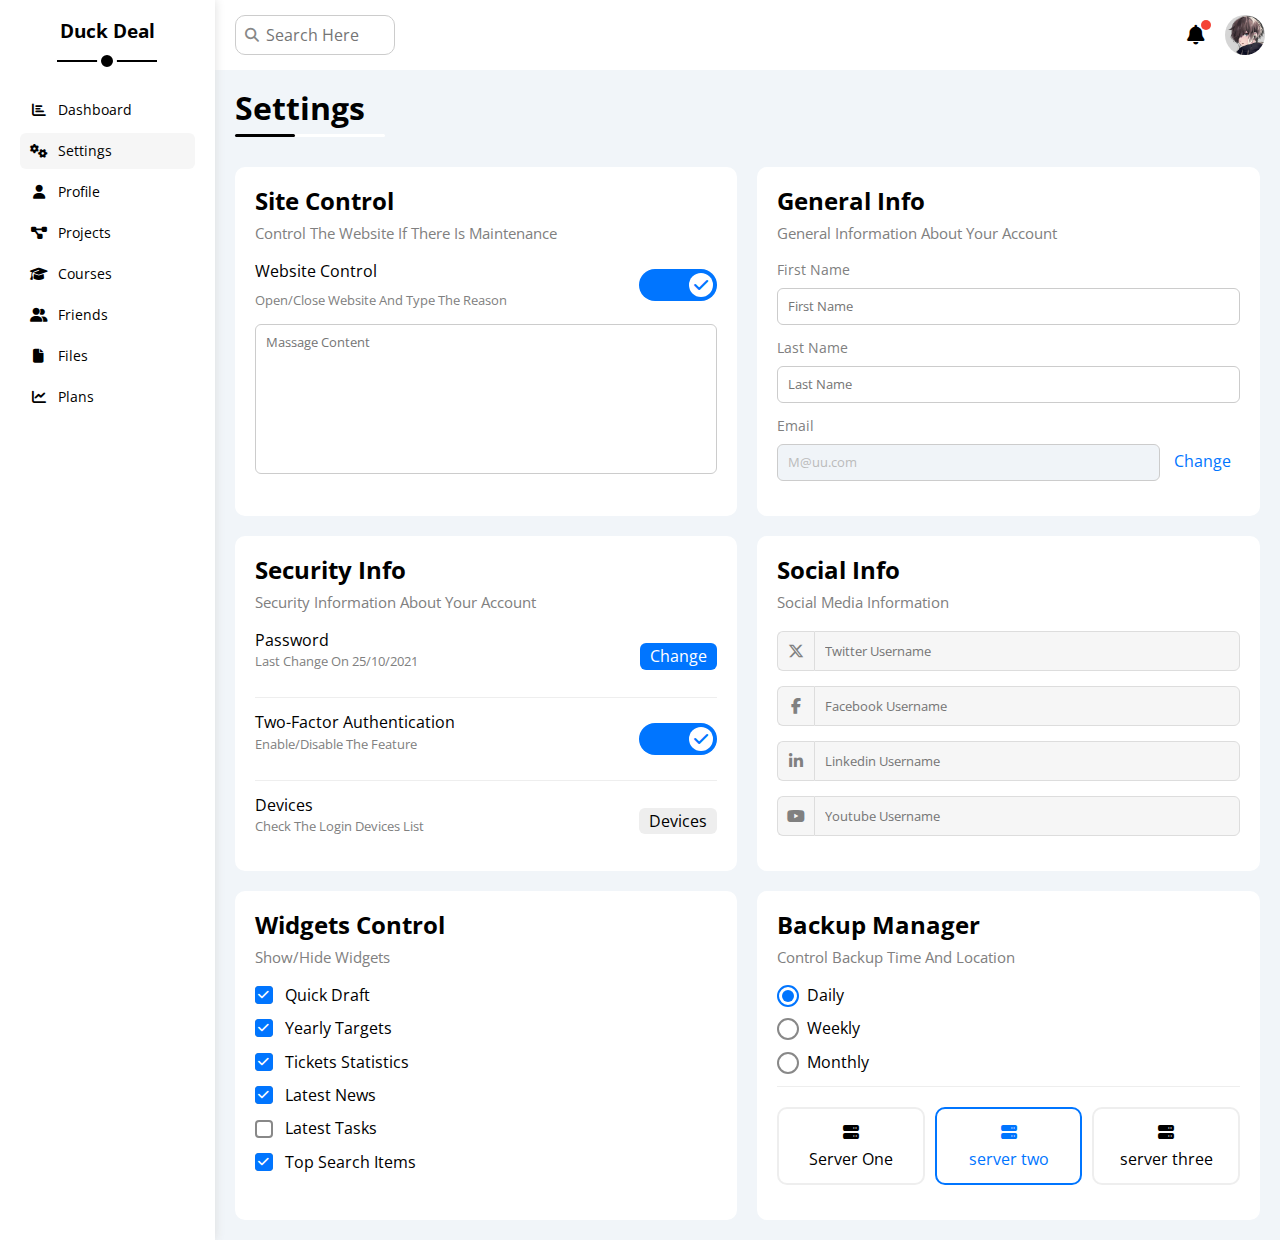
<file: settings.html>
<!DOCTYPE html>
<html lang="en">
    <head>
        <meta charset="UTF-8">
        <meta name="viewport" content="width=device-width, initial-scale=1.0">
        <title>Settings</title>
        <!-- font awesome -->
        <link rel="stylesheet" href="css/all.min.css">
        <!-- normalize -->
        <link rel="stylesheet" href="css/normalize.css">
        <!-- main Css -->
        <link rel="stylesheet" href="css/framework.css">
        <link rel="stylesheet" href="css/master.css">
        <!-- google fonts "Open Sans" -->
        <link rel="preconnect" href="https://fonts.googleapis.com" />
        <link rel="preconnect" href="https://fonts.gstatic.com" crossorigin />
        <link href="https://fonts.googleapis.com/css2?family=Open+Sans:wght@300;500&display=swap" rel="stylesheet" />
    </head>
    <body>
        <div class="page d-flex">
            <div class="sidebar bg-white p-20 p-relative">
                <h3 class="p-relative txt-c mt-0">Duck Deal</h3>
                <ul>
                    <li>
                        <a class="d-flex align-center fs-14 c-black red-6 p-10" href="index.html">
                            <i class="fa-solid fa-chart-bar fa-fw"></i>
                            <span>Dashboard</span>
                        </a>
                    </li>

                    <li>
                        <a class="active d-flex align-center fs-14 c-black red-6 p-10" href="settings.html">
                            <i class="fa-solid fa-gears fa-fw"></i>
                            <span>Settings</span>
                        </a>
                    </li>

                    <li>
                        <a class="d-flex align-center fs-14 c-black red-6 p-10" href="profile.html">
                            <i class="fa-solid fa-user fa-fw"></i>
                            <span>Profile</span>
                        </a>
                    </li>

                    <li>
                        <a class="d-flex align-center fs-14 c-black red-6 p-10" href="projects.html">
                            <i class="fa-solid fa-diagram-project fa-fw"></i>
                            <span>Projects</span>
                        </a>
                    </li>

                    <li>
                        <a class="d-flex align-center fs-14 c-black red-6 p-10" href="courses.html">
                            <i class="fa-solid fa-graduation-cap fa-fw"></i>
                            <span>Courses</span>
                        </a>
                    </li>

                    <li>
                        <a class="d-flex align-center fs-14 c-black red-6 p-10" href="friends.html">
                            <i class="fa-solid fa-user-group fa-fw"></i>
                            <span>Friends</span>
                        </a>
                    </li>

                    <li>
                        <a class="d-flex align-center fs-14 c-black red-6 p-10" href="files.html">
                            <i class="fa-solid fa-file fa-fw"></i>
                            <span>Files</span>
                        </a>
                    </li>

                    <li>
                        <a class="d-flex align-center fs-14 c-black red-6 p-10" href="plans.html">
                            <i class="fa-solid fa-chart-line fa-fw"></i>
                            <span>Plans</span>
                        </a>
                    </li>
                </ul>
            </div>

            <div class="content w-full">
                <!-- start head -->
                <div class="head bg-white p-15 between-flex">
                    <div class="search p-relative">
                        <input class="p-10" type="search" placeholder="Search Here">
                    </div>
                    <div class="icon d-flex align-center">
                        <span class="notification p-relative">
                            <i class="fa-solid fa-bell fa-lg"></i>
                        </span>
                        <img src="img/profile img.jpg" alt="">
                    </div>
                </div>
                <!-- end head -->
                
                <!-- Start Hader -->
                <h1 class="p-relative">Settings</h1>
                <!-- End Header -->
                
                <!-- Start Setting -->
                <div class="setting-page m-20 d-grid gap-20">
                    <!-- Start Site Control-->
                    <div class="control bg-white p-20 red-10">
                        <h2 class="mt-0 mb-10">Site Control</h2>
                        <p class="c-gray mb-20 fs-15 mt-0">Control The Website If There Is Maintenance</p>
                        <div class="w-control between-flex mb-15">
                            <div class="mt-0">
                                <span class="d-block mb-10">Website Control</span>
                                <span class="c-gray fs-13">Open/Close Website And Type The Reason</span>
                            </div>
                            <div>
                                <label>
                                    <input class="toggle-checkbox" type="checkbox" checked>
                                    <div class="toggle-switch"></div>
                                </label>
                            </div>
                        </div>
                        <textarea class="d-block w-full red-6 p-10 fs-13" placeholder="Massage Content" spellcheck="false"></textarea>
                    </div>
                    <!-- End Site Control-->

                    <!-- Start General Info -->
                    <div class="gen-info bg-white p-20 red-10">
                        <h2 class="mt-0 mb-10">General Info</h2>
                        <p class="c-gray mb-20 fs-15 mt-0">General Information About Your Account</p>

                        <div class="mb-15">
                            <label class="d-block fs-14 c-gray mb-10" for="first">First Name</label>
                            <input class="w-full red-6 p-10 fs-13 border-ccc" placeholder="First Name" type="text" id="first">
                        </div>
                        <div class="mb-15">
                            <label class="d-block fs-14 c-gray mb-10" for="last">Last Name</label>
                            <input class="w-full red-6 p-10 fs-13 border-ccc" placeholder="Last Name" type="text" id="last">
                        </div>
                        <div class="mb-15">
                            <label class="d-block fs-14 c-gray mb-10" for="email">Email</label>
                            <input class="email w-full red-6 p-10 fs-13 border-ccc mr-10" value="M@uu.com" type="email" id="email" disabled>
                            <a class="c-blue" href="#">Change</a>
                        </div>
                    </div>
                    <!-- End General Info -->
                    
                    <!-- Start Security Info -->
                    <div class="security bg-white p-20 red-10">
                        <h2 class="mt-0 mb-10">Security Info</h2>
                        <p class="c-gray mb-20 fs-15 mt-0">Security Information About Your Account</p>

                        <div class="sec-row mb-15 pb-15 between-flex bb-eee">
                            <div>
                                <span>Password</span>
                                <p class="c-gray fs-13 mt-5 mb-0">Last Change On 25/10/2021</p>
                            </div>
                            <a class="btn1 btn-shape c-white bg-blue" href="#">Change</a>
                        </div>
                        <div class="sec-row mb-15 pb-15 between-flex bb-eee">
                            <div>
                                <span>Two-Factor Authentication</span>
                                <p class="c-gray fs-13 mt-5 mb-0">Enable/Disable The Feature</p>
                            </div>
                            <div>
                                <label>
                                    <input class="toggle-checkbox" type="checkbox" checked>
                                    <div class="toggle-switch"></div>
                                </label>
                            </div>
                        </div>
                        <div class="sec-row between-flex">
                            <div>
                                <span>Devices</span>
                                <p class="c-gray fs-13 mt-5 mb-0">Check The Login Devices List</p>
                            </div>
                            <a class="btn2 btn-shape c-white bg-eee c-black" href="#">Devices</a>
                        </div>
                    </div>
                    <!-- End Security Info -->

                    <!-- Start Social Info -->
                    <div class="social bg-white p-20 red-10">
                        <h2 class="mt-0 mb-10">Social Info</h2>
                        <p class="c-gray mb-20 fs-15 mt-0">Social Media Information</p>

                        <div class="d-flex align-center mb-15">
                            <i class="fa-brands fa-x-twitter c-gray center-flex"></i>
                            <input class="w-full h-40 fs-13 c-gray" type="text" placeholder="Twitter Username">
                        </div>
                        <div class="d-flex align-center mb-15">
                            <i class="fa-brands fa-facebook-f c-gray center-flex"></i>
                            <input class="w-full h-40 fs-13 c-gray" type="text" placeholder="Facebook Username">
                        </div>
                        <div class="d-flex align-center mb-15">
                            <i class="fa-brands fa-linkedin-in c-gray center-flex"></i>
                            <input class="w-full h-40 fs-13 c-gray" type="text" placeholder="Linkedin Username">
                        </div>
                        <div class="d-flex align-center mb-15">
                            <i class="fa-brands fa-youtube c-gray center-flex"></i>
                            <input class="w-full h-40 fs-13 c-gray" type="text" placeholder="Youtube Username">
                        </div>
                    </div>
                    <!-- End Social Info -->
                    
                    <!-- Start Widgets Control -->
                    <div class="widgets-control bg-white p-20 red-10">
                        <h2 class="mt-0 mb-10">Widgets Control</h2>
                        <p class="c-gray mb-20 fs-15 mt-0">Show/Hide Widgets</p>

                        <div class="control d-flex align-center mb-15">
                            <input type="checkbox" id="one" checked>
                            <label for="one">Quick Draft</label>
                        </div>
                        <div class="control d-flex align-center mb-15">
                            <input type="checkbox" id="two" checked>
                            <label for="two">Yearly Targets</label>
                        </div>
                        <div class="control d-flex align-center mb-15">
                            <input type="checkbox" id="three" checked>
                            <label for="three">Tickets Statistics</label>
                        </div>
                        <div class="control d-flex align-center mb-15">
                            <input type="checkbox" id="four" checked>
                            <label for="four">Latest News</label>
                        </div>
                        <div class="control d-flex align-center mb-15">
                            <input type="checkbox" id="five">
                            <label for="five">Latest Tasks</label>
                        </div>
                        <div class="control d-flex align-center mb-15">
                            <input type="checkbox" id="six" checked>
                            <label for="six">Top Search Items</label>
                        </div>
                    </div>
                    <!-- End Widgets Control -->
                    
                    <!-- Start Backup Manager -->
                    <div class="backup bg-white p-20 red-10">
                        <h2 class="mt-0 mb-10">Backup Manager</h2>
                        <p class="c-gray mb-20 fs-15 mt-0">Control Backup Time And Location</p>
                        <div class="date d-flex align-center mb-15">
                            <input type="radio" name="time" id="daily" checked>
                            <label for="daily">Daily</label>
                        </div>
                        <div class="date d-flex align-center mb-15">
                            <input type="radio" name="time" id="weekly">
                            <label for="weekly">Weekly</label>
                        </div>
                        <div class="date d-flex align-center mb-15">
                            <input type="radio" name="time" id="monthly">
                            <label for="monthly">Monthly</label>
                        </div>

                        <div class="servers d-flex align-center txt-c">
                            <input type="radio" name="servers" id="server-one">
                            <div class="server mb-15 red-10 w-full">
                                <label class="d-block m-15" for="server-one">
                                    <i class="fa-solid fa-server d-block mb-10"></i>
                                    Server One
                                </label>
                            </div>

                            <input type="radio" name="servers" id="server-two" checked>
                            <div class="server mb-15 red-10 w-full ml-10">
                                <label class="d-block m-15" for="server-two">
                                    <i class="fa-solid fa-server d-block mb-10"></i>
                                    server two
                                </label>
                            </div>

                            <input type="radio" name="servers" id="server-three">
                            <div class="server mb-15 red-10 w-full ml-10">
                                <label class="d-block m-15" for="server-three">
                                    <i class="fa-solid fa-server d-block mb-10"></i>
                                    server three
                                </label>
                            </div>
                        </div>
                        
                    </div>
                    <!-- End Backup Manager -->
                </div>
                <!-- End Setting -->
            </div>
        </div>
    </body>
</html>

<!-- 
    <label>
        <input class="toggle-checkbox" type="checkbox" checked>
        <div class="toggle-switch"></div>
    </label>
-->
</file>
<file: css/framework.css>
:root {
    --blue-color: #0075ff;
    --blue-alt-color: #0d69d5;
    --orange-color: #f59e0b;
    --green-color: #22c55e;
    --red-color: #f44336;
    --gray-color: #888;
}

    
/* Start box */
.d-block{
    display: block;
}
@media (max-width: 767px) {
    .block-mobile{
        display: block;
    }
}
.d-flex{
    display: flex;
}
.f-wrap{
    flex-wrap: wrap;
}
.align-center{
    align-items: center;
}
.space-between{
    justify-content: space-between;
}
.d-grid{
    display: grid;
}
.gap-20{
    gap: 20px;
}
@media (max-width: 767px) {
    .block-mobile{
        display: block;
    }
    .hide-mobile{
        display: none;
    }
}
/* End box */

/* Start Padding + Margin */
.p-10{
    padding: 10px;
}
.p-15{
    padding: 15px;
}
.p-20{
    padding: 20px;
}
.pt-10{
    padding-top: 10px;
}
.pt-15{
    padding-top: 15px;
}
.pt-20{
    padding-top: 20px;
}
.pb-15{
    padding-bottom: 15px;
}
.pb-20{
    padding-bottom: 20px;
}
.pl-10{
    padding-left: 10px;
}
.pl-15{
    padding-left: 15px;
}
.pb-15{
    padding-bottom: 15px;
}
.m-0{
    margin: 0px;
}
.m-15{
    margin: 15px;
}
.m-20{
    margin: 20px;
}
.mt-0{
    margin-top: 0;
}
.mt-5{
    margin-top: 5px;
}
.mt-10{
    margin-top: 10px;
}
.mt-15{
    margin-top: 15px;
}
.mt-20{
    margin-top: 20px;
}
.mt-25{
    margin-top: 25px;
}
.mr-10{
    margin-right: 10px;
}
.mr-15{
    margin-right: 15px;
}
.mb-5{
    margin-bottom: 5px;
}
.mb-6{
    margin-bottom: 6px;
}
.mb-10{
    margin-bottom: 10px;
}
.mb-15{
    margin-bottom: 15px;
}
.mb-20{
    margin-bottom: 20px;
}
.mb-25{
    margin-bottom: 25px;
}
.ml-10{
    margin-left: 10px;
}
/* End Padding + Margin */

/* Start Color */
.bg-white{
    background-color: white;
}
.bg-eee{
    background-color: #eee;
}
.bg-blue{
    background-color: var(--blue-color);
}
.bg-green{
    background-color: var(--green-color);
}
.bg-orange{
    background-color: var(--orange-color);
}
.bg-red{
    background-color: var(--red-color);
}
.bg-eee{
    background-color: #eee;
}
.c-orange{
    color: var(--orange-color);
}
.c-green{
    color: var(--green-color);
}
.c-white{
    color: white;
}
.c-black{
    color: black;
}
.c-blue{
    color: var(--blue-color);
}
.c-red{
    color: var(--red-color);
}
.c-gray{
    color: gray;
}
/* End Color */

/* Start Position */
.p-relative{
    position: relative;
}
/* End Position */

/* Start Font */
.fw-bold{
    font-weight: bold;
}
.txt-c{
    text-align: center;
}
.fs-13{
    font-size: 13px;
}
.fs-14{
    font-size: 14px;
}
.fs-15{
    font-size: 15px;
}
.fs-16{
    font-size: 16px;
}
.fs-25{
    font-size: 24px;
}
@media (max-width: 767px) {
    .txt-c-mobile{
        text-align: center;
    }
}
/* End Font */

/* Start Border */
.b-none{
    border: none;
}
.red-6{
    border-radius: 6px;
}
.red-10{
    border-radius: 10px;
}
.half-red{
    border-radius: 50%;
}
.border-ccc{
    border: 1px solid #ccc;
}
.border-eee{
    border: 1px solid #eee;
}
.bt-eee{
    border-top: 1px solid #eee;
}
.bb-eee{
    border-bottom: 1px solid #eee;
}
/* End Border */

/* Start Width & Hight */
.w-full{
    width: 100%;
}
.h-full{
    height: 100%;
}
.w-fit{
    width: fit-content;
}
.w-100{
    width: 100px;
}
.w-40{
    width: 40px;
}
.w-15{
    width: 15px;
}
.h-15{
    height: 15px;
}
.h-40{
    height: 40px;
}
.h-100{
    height: 100px;
}
/* End Width & Hight */

/* start compoant */
.between-flex{
    display: flex;
    align-items: center;
    justify-content: space-between;
}
.center-flex{
    display: flex;
    align-items: center;
    justify-content: center;
}
.btn-shape {
    padding: 4px 10px;
    border-radius: 6px;
}
/* end componant */
</file>
<file: css/master.css>
:root {
    --blue-color: #0075ff;
    --blue-alt-color: #0d69d5;
    --orange-color: #f59e0b;
    --green-color: #22c55e;
    --red-color: #f44336;
    --gray-color: #888;
}
* {
    box-sizing: border-box;
}
body {
    font-family: "Open Sans", sans-serif;
    margin: 0;
}
*:focus {
    outline: none;
}
a{
    text-decoration: none;
}
ul{
    list-style: none;
    padding: 0;
}
::-webkit-scrollbar{
    width: 15px;
}
::-webkit-scrollbar-track {
    background-color: white;
}
::-webkit-scrollbar-thumb{
    background-color: var(--blue-color);
}
::-webkit-scrollbar-thumb:hover{
    background-color: var(--blue-alt-color);
}
.page{
    background-color: #f1f5f9;
    min-height: 100vh;
}

/* Start Sidebar */
.sidebar{
    width: 250px;
    box-shadow: 0 0 10px #ddd;
}
.sidebar > h3{
    margin-bottom: 50px;
}
.sidebar > h3::after,
.sidebar > h3::before{
    content: "";
    position: absolute;
    background-color: black;
    transform: translateX(-50%);
    left: 50%;
}
.sidebar > h3::before{
    height: 1.5px;
    width: 100px;
    bottom: -20px;
}
.sidebar > h3::after{
    width: 12px;
    height: 12px;
    border-radius: 50%;
    bottom: -29px;
    border: 4px solid white;
}
/* 
.sidebar ul {
}
.sidebar ul li {
}
*/
.sidebar ul li a {
    transition: 0.3s;
    margin-bottom: 5px;
}
.sidebar ul li a:hover,
.sidebar ul li a.active{
    background-color: #f6f6f6;
}
.sidebar ul li a span{
    font-size: 14px;
    margin-left: 10px;
}

@media (max-width: 767px) {
    .sidebar{
        width: 60px;
        padding: 10px;
    }
    .sidebar > h3 {
        font-size: 13px;
        margin-bottom: 15px;
    }
    .sidebar > h3::after,
    .sidebar > h3::before{
        display: none;
    }
    .sidebar ul li a span{
        display: none;
    }
}
/* End Sidebar */

/* Start Content */
.content {
    overflow: hidden;
}
.content .head .search::before {
    font-family: var(--fa-style-family-classic);
    content: "\f002";
    font-weight: 900;
    position: absolute;
    left: 15px;
    transform: translateY(-50%);
    top: 50%;
    font-size: 14px;
    color: var(--gray-color);
}
.content .head .search input {
    border: 1px solid #ccc;
    border-radius: 10px;
    margin-left: 5px;
    padding-left: 30px;
    width: 160px;
    transition: width 0.3s;
}
.content .head .search input:focus {
    width: 200px;
}
.content .head .search input:focus::placeholder {
    opacity: 0;
}

.content .head .icon .notification::before {
    content: "";
    position: absolute;
    background-color: var(--red-color);
    width: 10px;
    height: 10px;
    border-radius: 50%;
    right: -6px;
    top: -6px;
}

.content .head .icon img {
    width: 40px;
    height: 40px;
    border-radius: 50%;
    margin-left: 20px;
}

.page h1 {
    margin: 20px 20px 40px;
}
.page h1::before,
.page h1::after {
    content: "";
    position: absolute;
    height: 3px;
    bottom: -10px;
    left: 0;
    border-radius: 5px;
}
.page h1::before{
    width: 150px;
    background-color: white;
}
.page h1::after{
    width: 60px;
    background-color: black;
}

.wrapper {
    grid-template-columns: repeat(auto-fill, minmax(450px, 1fr));
    margin-left: 20px;
    margin-right: 20px;
}
@media (max-width: 767px) {
    .wrapper{
        grid-template-columns: minmax(200px,1fr);
        margin-left: 10px;
        margin-right: 10px;
        gap: 10px;
    }
}

/* End Content */

/* Start Welcom Widget */
.welcome {
    overflow: hidden;
}
.welcome .intro img {
    width: 200px;
    margin-bottom: -20px;
}
.welcome .avatar {
    width: 90px;
    height: 90px;
    border-radius: 50%;
    border: 3px solid white;
    /* padding: 2px; */
    box-shadow: 0 0 5px #ddd;
    margin-left: 25px;
    margin-top: -45px;
}
.welcome .body {
    border-top: 1px solid #eee;
    border-bottom: 1px solid #eee;
}
.welcome .body > div{
    flex: 1;
}
.welcome .visit {
    margin: 0 15px 15px auto;
    transition: 0.3s;
}
.welcome .visit:hover {
    background-color: var(--blue-alt-color);
}

@media (max-width: 767px) {
    .welcome .intro {
        padding-top: 30px;
    }
    .welcome .avatar {
        margin-left: 0;
    }
    .welcome .body > div:not(:last-child){
        margin-bottom: 25px;
    }
}
/* End Welcom Widget */

/* Start Quick Draft Widget */
.quick-draft form textarea {
    resize: none;
    min-height: 180px;
}

.quick-draft form .save {
    margin: 0 15px 15px auto;
    transition: 0.3s;
}
.quick-draft form .save:hover {
    background-color: var(--blue-alt-color);
}
/* End Quick Draft Widget */

/* Start Target Widget */
.target .target-row .icon{
    width: 80px;
    height: 80px;
    margin-right: 15px;
}
.target .details{
    flex: 1;
}
.target .details .progress{
    height: 5px;
}
.target .details .progress > span{
    position: absolute;
    left: 0;
    top: 0;
    height: 100%;
}
.target .details .progress > span span{
    position: absolute;
    bottom: 16px;
    right: -15px;
    color: white;
    padding: 4px 6px;
    border-radius: 6px;
    font-size: 12px;
}
.target .details .progress > span span::after{
    content: "";
    position: absolute;
    border-width: 5px;
    border-style: solid;
    border-color: transparent;
    bottom: -11px;
    left: 50%;
    transform: translateX(-50%);
}
.target .details .progress > .blue span::after{
    border-top-color: var(--blue-color);
}
.target .details .progress > .orange span::after{
    border-top-color: var(--orange-color);
}
.target .details .progress > .green span::after{
    border-top-color: var(--green-color);
}
.blue .icon,
.blue .progress{
    background-color: rgb(0 117 255/20%);
}
.orange .icon,
.orange .progress{
    background-color: rgb(245 158 11/20%);
}
.green .icon,
.green .progress{
    background-color: rgb(34 197 94/20%);
}
/* End Target Widget */

/* Start Tickets Widget */
.ticket .box {
    border: 1px solid #ccc;
    width: calc(50% - 10px);
}
@media (max-width: 767px) {
    .ticket .box {
        width: 100%;
    }
}
/* End Tickets Widget */

/* Start Latest News Widget */
.news .new-row:not(:last-of-type){
    margin-bottom: 20px;
    padding-bottom: 20px;
    border-bottom: 1px solid #EEE;
}
.news .new-row .info {
    flex-grow: 1;
}
@media (max-width: 767px) {
    .news .new-row{
        display: block;
    }
    .news .new-row .lable{
        width: fit-content;
        margin: 10px auto;
    }
}
/* End Latest News Widget */

/* Start Tasks Widget */
.tasks .task-row:not(:last-child){
    margin-bottom: 15px;
    padding-bottom: 15px;
    border-bottom: 1px solid #EEE;
}
.tasks .info {
    flex-grow: 1;
}
.tasks .done{
    opacity: 0.3;
    text-decoration: line-through;
}
.tasks .delete{
    cursor: pointer;
    transition: 0.3s;
}
.tasks .delete:hover{
    color: var(--red-color);
}
/* End Tasks Widget */

/* Start Top Search Items Widget */

/* End Top Search Items Widget */

/* Start Latest Uploads Widget  */
.uploads .uploads-row:not(:last-child) {
    margin-bottom: 15px;
    padding-bottom: 15px;
    border-bottom: 1px solid #EEE;
}

.uploads .uploads-row .info {
    flex-grow: 1;
}
/* End Latest Uploads Widget  */

/* Start Last Project Progress Widget */
.progress ul::before{
    content: "";
    position: absolute;
    width: 2px;
    height: 100%;
    left: 11px;
    background-color: var(--blue-color);
}
.progress ul li::before{
    content: "";
    width: 20px;
    height: 20px; 
    border-radius: 50%;
    margin-right: 15px;
    background-color: white;
    border: 2px solid white;
    outline: 2px solid var(--blue-color);
    z-index: 1;
}

.progress ul li.done::before{
    background-color: var(--blue-color);
}
.progress ul li.current::before{
    animation: change-color 0.8s infinite alternate;
}
.progress .wall-img{
    position: absolute;
    right: 0;
    bottom: 0;
    width: 150px;
    opacity: 0.5;
}
/* End Last Project Progress Widget */

/* Start Reminders Widget */
.reminders ul li > .blue {
    border-left: 2px solid var(--blue-color);
}
.reminders ul li > .green {
    border-left: 2px solid var(--green-color);
}
.reminders ul li > .orange {
    border-left: 2px solid var(--orange-color);
}
.reminders ul li > .red {
    border-left: 2px solid var(--red-color);
}
/* End Reminders Widget */

/* Start Latest Post Widget */
.post .head  .avatar {
    width: 48px;
    height: 48px;
}
.post .text{
    min-height: 140px;
    text-transform: capitalize;
    line-height: 1.8;
    border-top: 1px solid #EEE;
    border-bottom: 1px solid #EEE;
}
.post .views .love,
.post .views .comment{
    cursor: pointer;
    transition: 0.3s;
}
.post .views .love:hover{
    color: var(--red-color);
}
.post .views .comment:hover{
    color: var(--blue-color);
}
/* End Latest Post Widget */

/* Start Social Media Stats Widget */
.media .box {
    padding-left: 70px;
}
.media .box i{
    position: absolute;
    left: 0;
    top: 0;
    width: 50px;
    transition: 0.3s;
}
.media .box i:hover{
    transform: rotate(5deg);
}
.media .twitter{
    background-color: rgba(29, 161, 242, 0.2);
    color: rgba(29, 161, 242);
}
.media .face{
    background-color: rgba(24, 119, 242, 0.2);
    color: rgba(24, 119, 242);
}
.media .youtube{
    background-color: rgba(255, 0, 0, 0.2);
    color: rgba(255, 0, 0);
}
.media .linkedin{
    background-color: rgba(0, 119, 181, 0.2);
    color: rgba(0, 119, 181);
}

.media .twitter a,
.media .twitter i{
    background-color: rgba(29, 161, 242);
}
.media .face a,
.media .face i{
    background-color: rgba(24, 119, 242);
}
.media .youtube a,
.media .youtube i{
    background-color: rgba(255, 0, 0);
}
.media .linkedin a,
.media .linkedin i{
    background-color: rgba(0, 119, 181);
}
.media .box a{
    transition: 0.3s;
}
.media .box a:hover{
    background-color: var(--gray-color);
}
/* End Social Media Stats Widget */


/* Start Project Table */
.project .res-table {
    overflow-x: auto;
    
}
.project table{
    min-width: 1000px;
    border-spacing: 0;
}
.project .res-table thead td{
    background-color: #EEE;
    font-weight: bold;
}
.project .res-table td{
    padding: 15px;
}
.project .res-table tbody td{
    border-bottom: 1px solid #EEE;
    border-left: 1px solid #EEE;
}
.project .res-table tbody tr{
    transition: 0.3s;
}
.project .res-table tbody tr:hover{
    background-color: #faf7f7;
}
.project .res-table tbody td:last-child{
    border-right: 1px solid #EEE;
}
.project .res-table tbody td img {
    width: 35px;
    height: 35px;
    border-radius: 50%;
    padding: 2px;
    background-color: white;
}
.project .res-table tbody td img:not(:first-child){
    margin-left: -20px;
}
/* End Project Table */

/* Start Setting */
.toggle-checkbox{
    -webkit-appearance: none;
    appearance: none;
    display: none;
}
.toggle-switch{
    background-color: #ccc;
    width: 78px;
    height: 32px;
    border-radius: 16px;
    position: relative;
    transition: 0.3s;
    cursor: pointer;
}
.toggle-switch::before{
    font-family: var(--fa-style-family-classic);
    content: "\f00d";
    font-weight: 900;
    position: absolute;
    width: 24px;
    height: 24px;
    border-radius: 50%;
    background-color: white;
    top: 4px;
    left: 4px;
    display: flex;
    justify-content: center;
    align-items: center;
    color: #aaa;
    transition: 0.3s;
}
.toggle-checkbox:checked + .toggle-switch{
    background-color: var(--blue-color);
}
.toggle-checkbox:checked + .toggle-switch::before{
    content: "\f00c";
    left: 50px;
    color: var(--blue-color);
}

.setting-page {
    grid-template-columns: repeat(auto-fill, minmax(450px, 1fr));
    margin-left: 20px;
    margin-right: 20px;
}
@media (max-width: 767px) {
    .setting-page{
        grid-template-columns: minmax(200px,1fr);
        margin-left: 10px;
        margin-right: 10px;
        gap: 10px;
    }
}
/* End Setting */



/* Start Setting Control Widget */
.setting-page .control textarea {
    border: 1px solid #ccc;
    min-height: 150px;
    resize: none;
}
/* End Setting Control Widget */

/* Start Setting General Widget */
.setting-page .gen-info .email{
    background-color: #f0f4f8;
    color: #bbb;
    width: calc(100% - 80px);
}
/* End Setting General Widget */

/* Start Setting Security widget */
.setting-page .security .btn1,
.setting-page .security .btn2 {
    transition: 0.3s;
}
.setting-page .security .btn1:hover {
    background-color: var(--blue-alt-color);
}
.setting-page .security .btn2:hover {
    background-color: var(--gray-color);
}
/* End Setting Security widget */


/* Start Setting Social Info */
.setting-page .social i {
    height: 40px;
    width: 40px;
    background-color: #f6f6f6;
    border-radius: 6px 0 0 6px;
    border: 1px solid #ddd;
    border-right: none;
    transition: 0.3s;
}
.setting-page .social div{
    transition: 0.3s;
}
.setting-page .social input {
    border: 1px solid #ddd;
    background-color: #f6f6f6;
    border-radius: 0 6px 6px 0;
    padding-left: 10px;
}
.setting-page .social div:focus-within i{
    color: black;
}
/* End Setting Social Info */


/* Start Setting Widgets Control */
.widgets-control .control label {
    padding-left: 30px;
    cursor: pointer;
    position: relative;
}
.widgets-control .control label::before{
    content: "";
    position: absolute;
    border-radius: 4px;
    border: 2px solid var(--gray-color);
    width: 14px;
    height: 14px;
    left: 0;
    top: 50%;
    margin-top: -9px;
    transition: 0.3s;
}
.widgets-control .control label:hover::before{
    border-color: var(--blue-color);
}
.widgets-control .control label::after{
    font-family: var(--fa-style-family-classic);
    content: "\f00c";
    font-weight: 900;
    font-size: 12px;
    position: absolute;
    border-radius: 4px;
    left: 0;
    top: 50%;
    margin-top: -9px;
    background-color: var(--blue-color);
    color: white;
    width: 18px;
    height: 18px;
    display: flex;
    align-items: center;
    justify-content: center; 
    transform: scale(0) rotate(360deg);
    transition: 0.3s;
}
.widgets-control .control input[type="checkbox"]:checked + label::after{
    transform: scale(1);
}
.widgets-control .control input[type="checkbox"]:hover{
    border-color: var(--blue-color);
}
.widgets-control .control input {
    -webkit-appearance: none;
    appearance: none;
}
/* End Setting Widgets Control */

/* Start Backup Manager */
.backup .date label {
    padding-left: 30px;
    cursor: pointer;
    position: relative;
}
.backup .date label::before {
    content: "";
    position: absolute;
    border-radius: 4px;
    border: 2px solid var(--gray-color);
    width: 18px;
    height: 18px;
    border-radius: 50%;
    left: 0;
    top: 50%;
    margin-top: -10px;
}
.backup .date label::after {
    content: "";
    position: absolute;
    left: 5px;
    top: 4px;
    background-color: var(--blue-color);
    width: 12px;
    height: 12px;
    border-radius: 50%;
    transition: 0.3s;
    transform: scale(0);
}
.backup .date input[type="radio"]:checked + label::before {
    border-color: var(--blue-color);
}
.backup .date input[type="radio"]:checked + label::after {
    transform: scale(1);
}

.backup input[type="radio"] {
    -webkit-appearance: none;
    appearance: none;
}

.backup .servers {
    padding-top: 20px;
    border-top: 1px solid #EEE;
}

.backup .servers .server {
    border: 2px solid #EEE;
    transition: 0.3s;
}
@media (max-width: 767px) {
    .backup .servers {
        display: block;
    }
}
.backup .servers input[type="radio"]:checked + .server {
    border-color: var(--blue-color);
    color: var(--blue-color);
}
.backup .servers .server ,
.backup .servers label{
    cursor: pointer;
}
/* End Backup Manager */

/* Start Profile-page */
@media (max-width: 767px) {
    .Profile-page .overview {
        flex-direction: column;
    }
}

.Profile-page .avatar-box {
    width: 300px;
}
@media (min-width: 768px) {
    .Profile-page .avatar-box {
        border-right: 1px solid #EEE;
    }
}
.Profile-page .avatar-box img {
    width: 120px;
    height: 120px;
}
.Profile-page .avatar-box .level {
    height: 6px;
    overflow: hidden;
    width: 70%;
    margin: auto;
}
.Profile-page .avatar-box .level span {
    position: absolute;
    left: 0;
    top: 0;
    height: 100%;
    background-color: var(--blue-color);
    border-radius: 6px;
}

.Profile-page .info-box .info-raw {
    flex-wrap: wrap;
    transition: 0.3s;
    border-bottom: 1px solid #EEE;
}
.Profile-page .info-box .info-raw:hover {
    background-color: #f9f9f9;
}
.Profile-page .info-box .info-raw > div {
    padding-top: 10px;
}
@media (min-width: 768px) {
    .Profile-page .info-box .info-raw > div {
        min-width: 230px;
    }
}
@media (max-width: 767px) {
    .Profile-page .info-box .info-raw > div {
        width: 100%;
        display: flex;
        align-items: center;
        justify-content: center;
    }
    .Profile-page .info-box .toggle-switch {
        height: 20px;
    }
    .Profile-page .info-box .toggle-switch::before {
        width: 12px;
        height: 12px;
        font-size: 8px;
    }
    .Profile-page .info-box .toggle-checkbox:checked + .toggle-switch::before {
        left: 63px;
    }
}

@media (max-width: 767px) {
    .other-data {
        flex-direction: column;
    }
}
.other-data .my-skills {
    flex-grow: 1;
}

.other-data .activities {
    flex-grow: 2;
}
.other-data .my-skills div:not(:last-child) {
    border-bottom: 1px solid #eee;
    
}
.other-data .my-skills div {
    padding: 15px 0;
}

.other-data .my-skills div span {
    background-color: #eee;
    padding: 4px 10px;
    border-radius: 6px;
    font-size: 14px;
    margin-right: 5px;
}
.other-data .activities .active-row:not(:last-child) {
    margin-bottom: 20px;
    padding-bottom: 20px;
    border-bottom: 1px solid #EEE;
}
.other-data .activities .active-row img {
    width: 64px;
    height: 64px;
    margin-right: 10px;
}
.other-data .activities .active-row .date{
    margin-left: auto;
    text-align: right;
}
@media (max-width: 767px) {
    .other-data .activities .active-row {
        flex-direction: column;
        text-align: center;
    }
    .other-data .activities .active-row .date{
        margin-left: 0;
        text-align: center;
    }
    .other-data .activities .active-row img {
        margin-right: 0;
    }
    .other-data .activities .active-row span{
        margin-top: 10px;
    }
}
/* End Profile-page */

/* Start project */
.project {
    grid-template-columns: repeat(auto-fill, minmax(450px, 1fr));
    margin-left: 20px;
    margin-right: 20px;
}
@media (max-width: 767px) {
    .project{
        grid-template-columns: minmax(200px,1fr);
        margin-left: 10px;
        margin-right: 10px;
        gap: 10px;
    }
}
.project .box .date {
    position: absolute;
    right: 10px;
    top: 10px;
}
.project .box .team img {
    width: 40px;
    height: 40px;
    border-radius: 50%;
    border: 2px solid white;
}
.project .box .dep {
    justify-content: flex-end;
    border-top: 1px solid #eee;
    padding-top: 15px;
    margin-top: 15px;
}
.project .box .dep span {
    padding: 3px 8px;
    width: fit-content;
    margin-left: 5px;
}
.project .box .team {
    position: relative;
    min-height: 80px;
}
.project .box .team a {
    position: absolute;
    left: 0;
    bottom: 0;
}
.project .box .team a:nth-child(2){
    left: 25px;
}
.project .box .team a:nth-child(3){
    left: 50px;
}
.project .box .team a:nth-child(4){
    left: 75px;
}
.project .box .team a:nth-child(5){
    left: 100px;
}
.project .box .team a:hover{
    z-index: 1;
}
.project .box .bar {
    border-top: 1px solid #EEE;
    margin-top: 15px;
    padding-top: 15px;
}
.project .box .bar .prog {
    height: 8px;
    width: 260px;
    border-radius: 6px;
    position: relative;
}
.project .box .bar .prog span {
    height: 100%;
    position: absolute;
    border-radius: 6px;
    left: 0;
    top: 0;
}
@media (max-width: 767px) {
    .project .box .bar {
        flex-direction: column;
    }
    .project .box .bar .prog {
        margin-bottom: 10px;
    }
}
/* End project */

/* Start courses */
.courses {
    grid-template-columns: repeat(auto-fill, minmax(300px, 1fr));
    margin-left: 20px;
    margin-right: 20px;
}
@media (max-width: 767px) {
    .courses{
        grid-template-columns: minmax(200px,1fr);
        margin-left: 10px;
        margin-right: 10px;
        gap: 10px;
    }
}
.courses .box {
    overflow: hidden;
}
.courses .box .cover {
    width: 100%;
}
.courses .box .inst {
    position: absolute;
    top: 20px;
    left: 20px;
    width: 64px;
    height: 64px;
    border-radius: 50%;
    border: 2px solid white;
}
.courses .box .info {
    border-top: 1px solid #EEE;
    font-size: 13px;
}
.courses .box .info .title {
    position: absolute;
    left: 50%;
    transform: translateX(-50%);
    top: -25%;
}
/* End courses */

/* Start Friends */
.friends {
    grid-template-columns: repeat(auto-fill, minmax(300px, 1fr));
    margin-left: 20px;
    margin-right: 20px;
}
@media (max-width: 767px) {
    .friends{
        grid-template-columns: minmax(200px,1fr);
        margin-left: 10px;
        margin-right: 10px;
        gap: 10px;
    }
}
.friends .box .contact {
    position: absolute;
    left: 10px;
    top: 10px;
}
.friends .box .contact i {
    background-color: #eee;
    padding: 10px;
    color: #666;
    font-size: 13px;
    cursor: pointer;
    border-radius: 50%;
    transition: 0.3s;
}
.friends .box .contact i:hover {
    background-color: var(--blue-color);
    color: white;
}
.friends .box .vip {
    position: absolute;
    right: 0;
    top: 50%;
    transform: translateY(-50%);
    font-size: 40px;
    opacity: 0.2;
}
/* End Friends */

/* Start Files */
.files {
    flex-direction: row-reverse;
    align-items: flex-start;
}
@media (max-width: 767px) {
    .files {
        flex-direction: column;
        align-items: normal;
    }
}
.files .file-stats {
    min-width: 260px;
}
.files .file-stats .icon {
    width: 40px;
    height: 40px;
}
.files .file-stats .blue {
    background-color: rgb(0 117 255 / 20%);
}
.files .file-stats .green {
    background-color: rgb(34 197 94 / 20%);
}
.files .file-stats .orange {
    background-color: rgb(245 158 11 / 20%);
}
.files .file-stats .red {
    background-color: rgb(244 67 54 / 20%);
}
.files .file-stats .size {
    margin-left: auto;
}
.files .file-stats .uplode {
    padding: 10px 15px;
    margin: 15px auto 0;
    transition: 0.3s;
}
.files .file-stats .uplode:hover {
    background-color: var(--blue-alt-color);
}
.files .file-stats .uplode:hover i {
    animation: go-up 0.8s infinite;
}
.files .file-content{
    flex: 1;
    grid-template-columns: repeat(auto-fill, minmax(200px,1fr));
}
.files .file-content img {
    width: 64px;
    height: 64px;
    transition: 0.3s;
}
.files .file-content img:hover {
    transform: rotate(5deg);
}
/* End Files */

/* Start plans */
.plans {
    grid-template-columns: repeat(auto-fill, minmax(450px, 1fr));
    margin-left: 20px;
    margin-right: 20px;
}
@media (max-width: 767px) {
    .plans{
        grid-template-columns: minmax(250px,1fr);
        margin-left: 10px;
        margin-right: 10px;
        gap: 10px;
    }
}
.plans .plan .top {
    border: 3px solid white;
    outline: 3px solid transparent;
}
.plans .plan.green .top {
    outline-color: var(--green-color);
}
.plans .plan.orange .top {
    outline-color: var(--orange-color);
}
.plans .plan.blue .top {
    outline-color: var(--blue-color);
}
.plans .plan .price {
    position: relative;
    font-size: 40px;
    width: fit-content;
    margin: auto;
}
.plans .plan .price span {
    position: absolute;
    left: -20px;
    top: 0;
    font-size: 25px;
}
.plans .plan ul li {
    border-bottom: 1px solid #EEE;
    font-size: 15px;
    align-items: center;
    display: flex;
    padding: 15px 0;
}
.plans .plan ul li .yes {
    color: var(--green-color);
}
.plans .plan ul li i:not(.yes, .help) {
    color: var(--red-color);
}
.plans .plan ul li i:first-child {
    font-size: 18px;
    margin-right: 10px;
}
.plans .plan ul li .help {
    color: var(--gray-color);
    margin-left: auto;
    cursor: pointer;
}
/* End plans */








/* Start Animation */
@keyframes change-color {
    from{
        background-color: var(--blue-color);
    }
    to{
        background-color: white;
    }
}
@keyframes go-up {
    0% {
        transform: translateY(0);
    }
    50% {
        transform: translateY(-5px);
    }
    100% {  
        transform: translateY(0); 
    }
}
/* End Animation */
</file>
